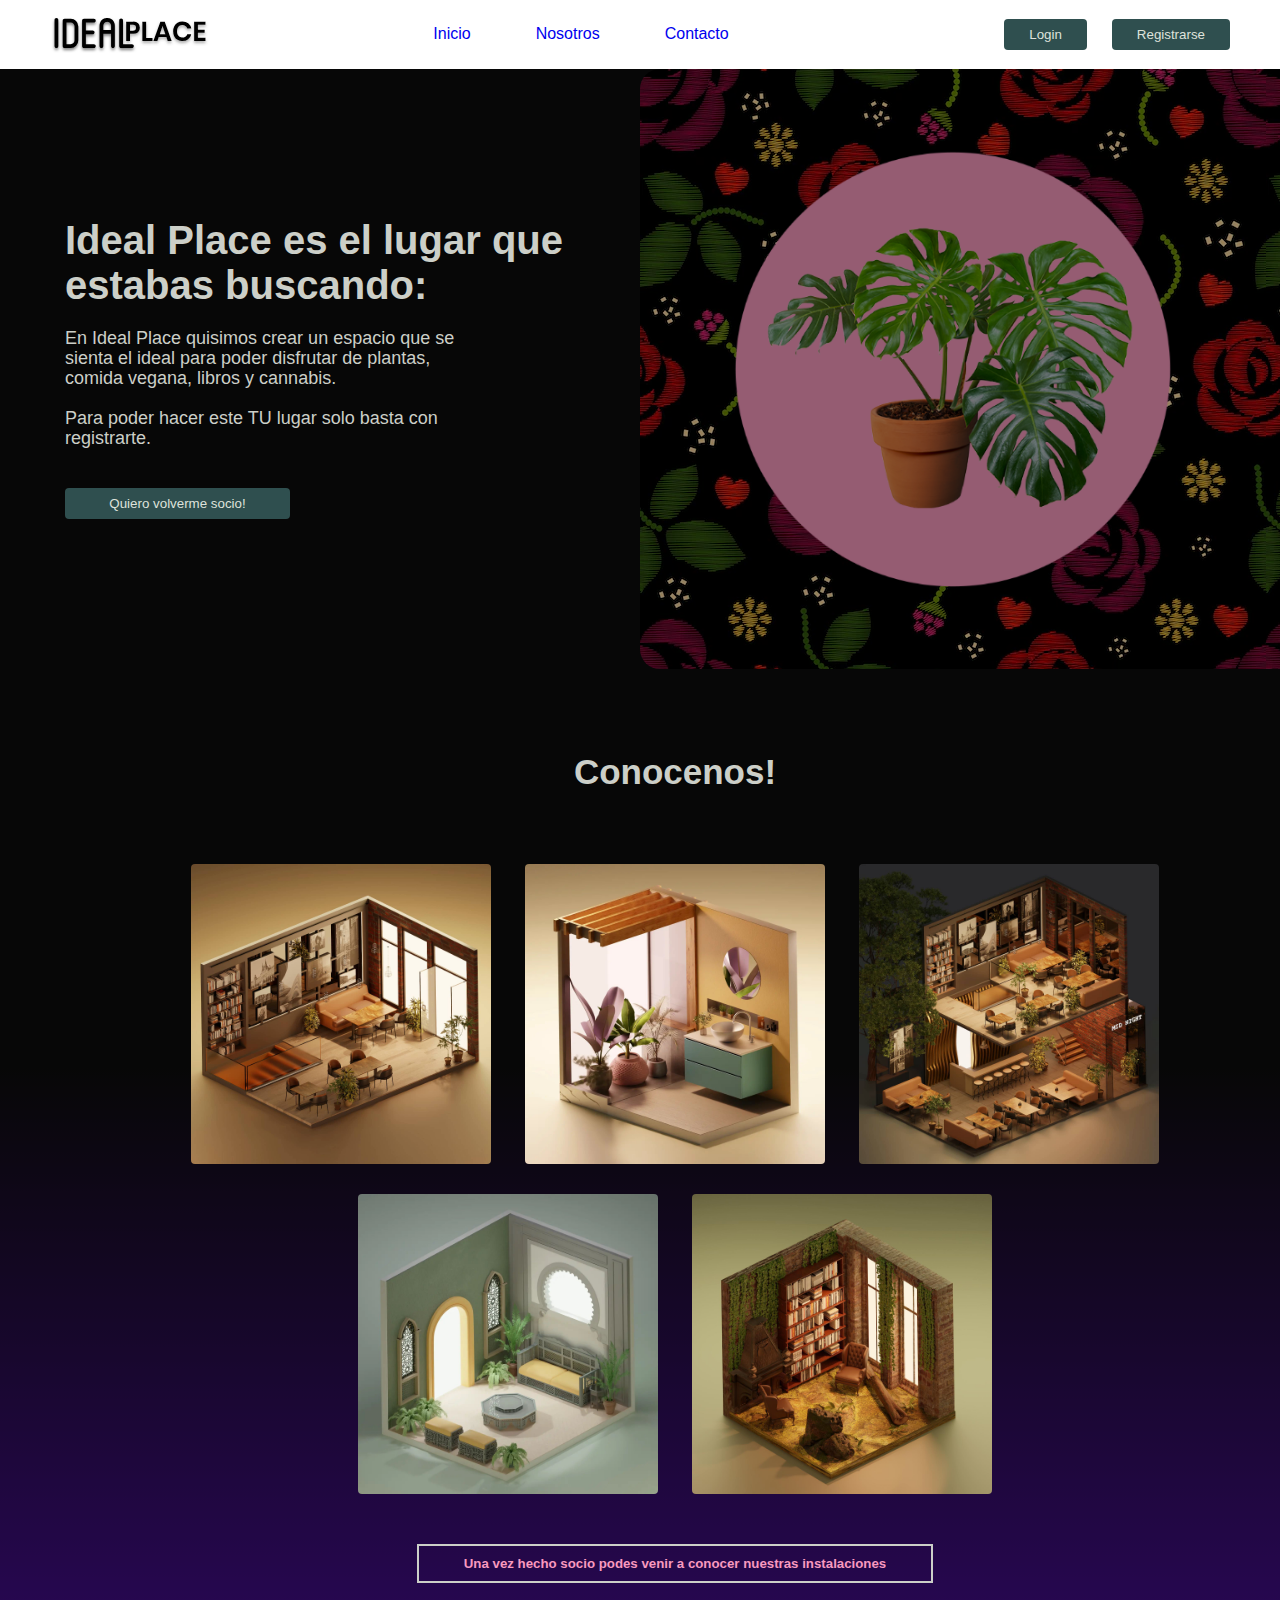
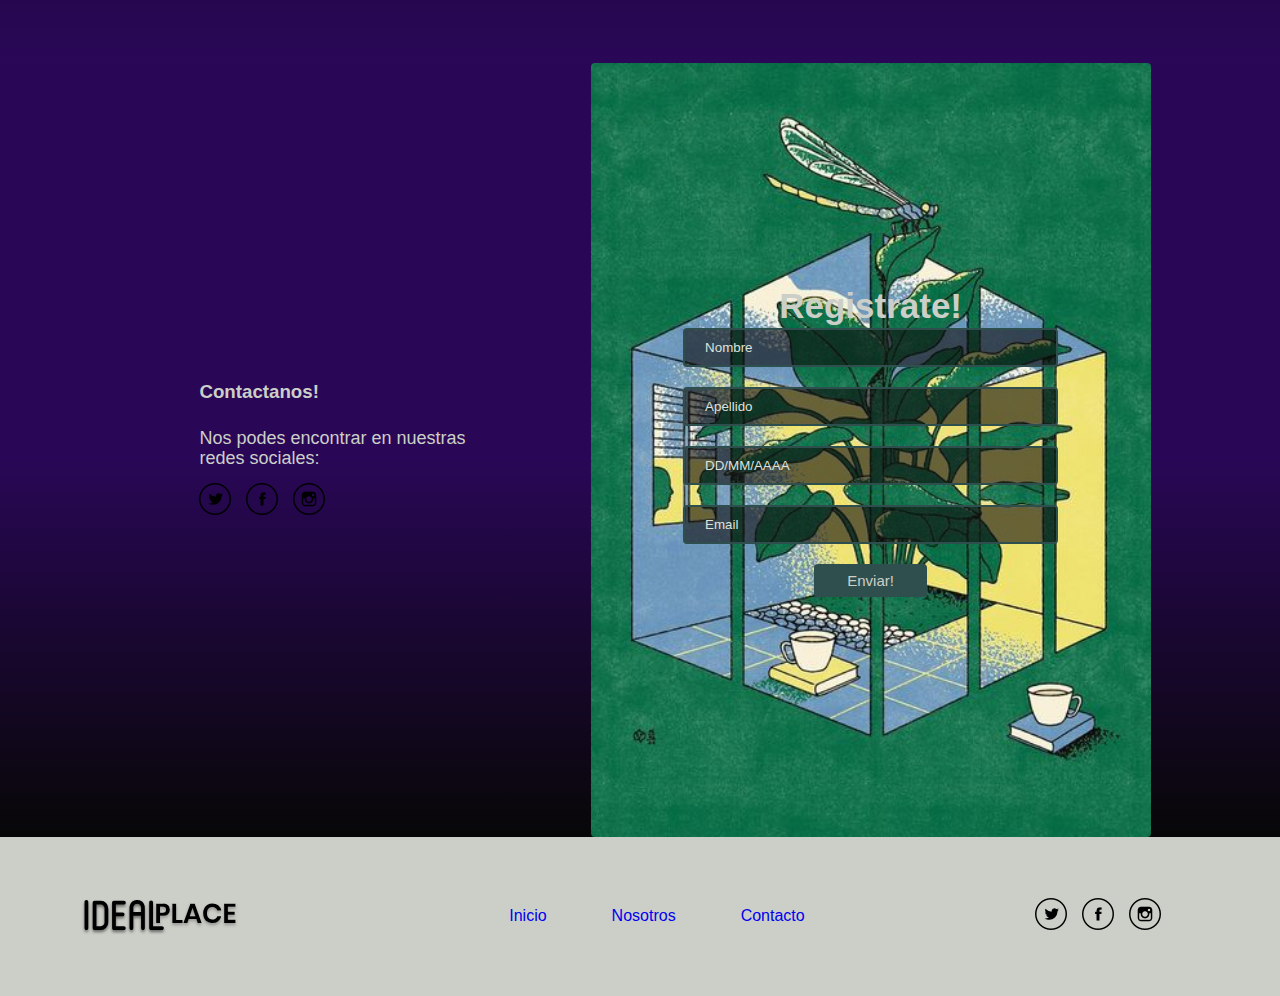
<file: Integrador/index.html>
<!DOCTYPE html>
<html lang="en">
<head>
    <meta charset="UTF-8">
    <meta http-equiv="X-UA-Compatible" content="IE=edge">
    <meta name="viewport" content="width=device-width, initial-scale=1.0">
    <title>Document</title>
    <link rel="stylesheet" href="assets/css/style.css">
</head>
<body>
    <header class="header">
        <div class="div-header">
            <div class="div-btn-header">
                <img src="assets/imgs/logo.svg" alt="">
            </div>
            <div class="menu-header">
                <ul class="lista-menu">
                    <a href="#sec-inicio"><li>Inicio</li></a>
                    <a href="#sec-nosotros"><li>Nosotros</li></a>
                    <a href="#sec-registro"><li>Contacto</li></a>
                </ul>
            </div>
            <div class="div-login">
                <a href="assets/paginas/login/index.html"><button>Login</button></a>
                <a href="#sec-registro"><button>Registrarse</button></a>
            </div>
            <div class="div1-menu-hamburguesa">
                <nav class="menu-hamburguesa">
                    <input type="checkbox" id="menu">
                    <label for="menu">
                        <div class="div-menu-hamburguesa"></div>
                        <div class="div-menu-hamburguesa"></div>
                        <div class="div-menu-hamburguesa"></div>
                    </label>
                    <ul>
                        <li>Link 1</li>
                        <li>Link 2</li>
                        <li>Link 3</li>
                        <li>Link 4</li>
                    </ul>
                </nav>
            </div>

        </div>
    </header>


    <section class="portada">
        <div class="div-portada">
            <div class="portada-txt">
                <h1>Ideal Place es el lugar que estabas buscando:</h1>
                <h4>En Ideal Place quisimos crear un espacio que se sienta el ideal para poder disfrutar de plantas, comida vegana, libros y cannabis.</h4>
                <h4>Para poder hacer este TU lugar solo basta con registrarte.</h4>
                <button>Quiero volverme socio!</button>
            </div>
            <div class="portada-img">
                <img src="assets/imgs/img-portada-div2.png" alt="">
            </div>
        </div>
    </section>

    <section class="sec-imgs" id="sec-nosotros">
        <div class="div-imgs">
            <div class="titulo-div-imgs"><h2>Conocenos!</h2></div>
            <div class="div-tarjetas">
                <div class="tjs-info">
                    <img src="assets/imgs/img3-sec-imgs.jpg" alt="">
                </div>
                <div class="tjs-info">
                    <img src="assets/imgs/img2-sec-imgs.jpg" alt="">
                </div>
                <div class="tjs-info">
                    <img src="assets/imgs/img1-sec-imgs.jpg" alt="">
                </div>
                <div class="tjs-info">
                    <img src="assets/imgs/img4-sec-imgs.jpg" alt="">
                </div>
                <div class="tjs-info">
                    <img src="assets/imgs/img5-sec-imgs.jpg" alt="">
                </div>
            </div>
            <div class="subtitulo-div-imgs"><h5>Una vez hecho socio podes venir a conocer nuestras instalaciones</h5></div>
        </div>
    </section>
    <section class="sec-contacto" id="sec-registro">
        <div class="div-contacto">
            <div class="div-info-contacto">
                <h3>Contactanos!</h3>
                <h4>Nos podes encontrar en nuestras redes sociales:</h4>
                <div class="div-redes">
                    <a href="#" target="_blank"><img src="assets/imgs/twitter.png" alt=""></a>
                    <a href="#" target="_blank"><img src="assets/imgs/facebook (1).png" alt=""></a>
                    <a href="#" target="_blank"><img src="assets/imgs/instagram.png" alt=""></a>
                </div>
            </div>
            <div class="div-form">
                <h2>Registrate!</h2>
                <form action="" autocomplete="off">
                    <div>
                        <label for="nombre">Nombre:</label>
                        <input autocomplete="off" id="nombre" type="text" name="nombre" placeholder="Nombre" autocomplete="off">
                    </div>
                    <div>
                        <label for="apellido">Apellido:</label>
                        <input autocomplete="off" id="apellido" type="text" name="apellido" placeholder="Apellido" autocomplete="off"> 
                    </div>
                    <div>
                        <label for="edad">Fecha de nacimiento:</label>
                        <input autocomplete="off" id="edad" type="text" name="edad" placeholder="DD/MM/AAAA" autocomplete="off">
                    </div> 
                    <div>
                        <label for="email">Email:</label>
                        <input id="email" type="email" name="email" placeholder="Email" autocomplete="off"> 
                    </div>
                    <div class="div-btn-form">
                        <input type="submit" value="Enviar!">
                    </div>
                </form>
                <div class="div-info-contacto-mobile">
                    <h3>Contactanos!</h3>
                    <h4>Nos podes encontrar en nuestras redes sociales:</h4>
                    <div class="div-redes">
                        <a href="#" target="_blank"><img src="assets/imgs/twitter.png" alt=""></a>
                        <a href="#" target="_blank"><img src="assets/imgs/facebook (1).png" alt=""></a>
                        <a href="#" target="_blank"><img src="assets/imgs/instagram.png" alt=""></a>
                    </div>
                </div>
            </div>
        </div>
    </section>

    <footer class="footer">
        <div class="div-footer">
            <div class="div-btn-footer">
                <img src="assets/imgs/logo.svg" alt="">
            </div>
            <div class="menu-footer">
                <ul class="lista-menu-footer">
                    <a href="#sec-inicio"><li>Inicio</li></a>
                    <a href="#sec-nosotros"><li>Nosotros</li></a>
                    <a href="#sec-registro"><li>Contacto</li></a>
                </ul>
            </div>
            <div class="redes-footer">
                <a href="#" target="_blank"><img src="assets/imgs/twitter.png" alt=""></a>
                <a href="#" target="_blank"><img src="assets/imgs/facebook (1).png" alt=""></a>
                <a href="#" target="_blank"><img src="assets/imgs/instagram.png" alt=""></a>
            </div>
        </div>

    </footer>
</body>
</html>
</file>
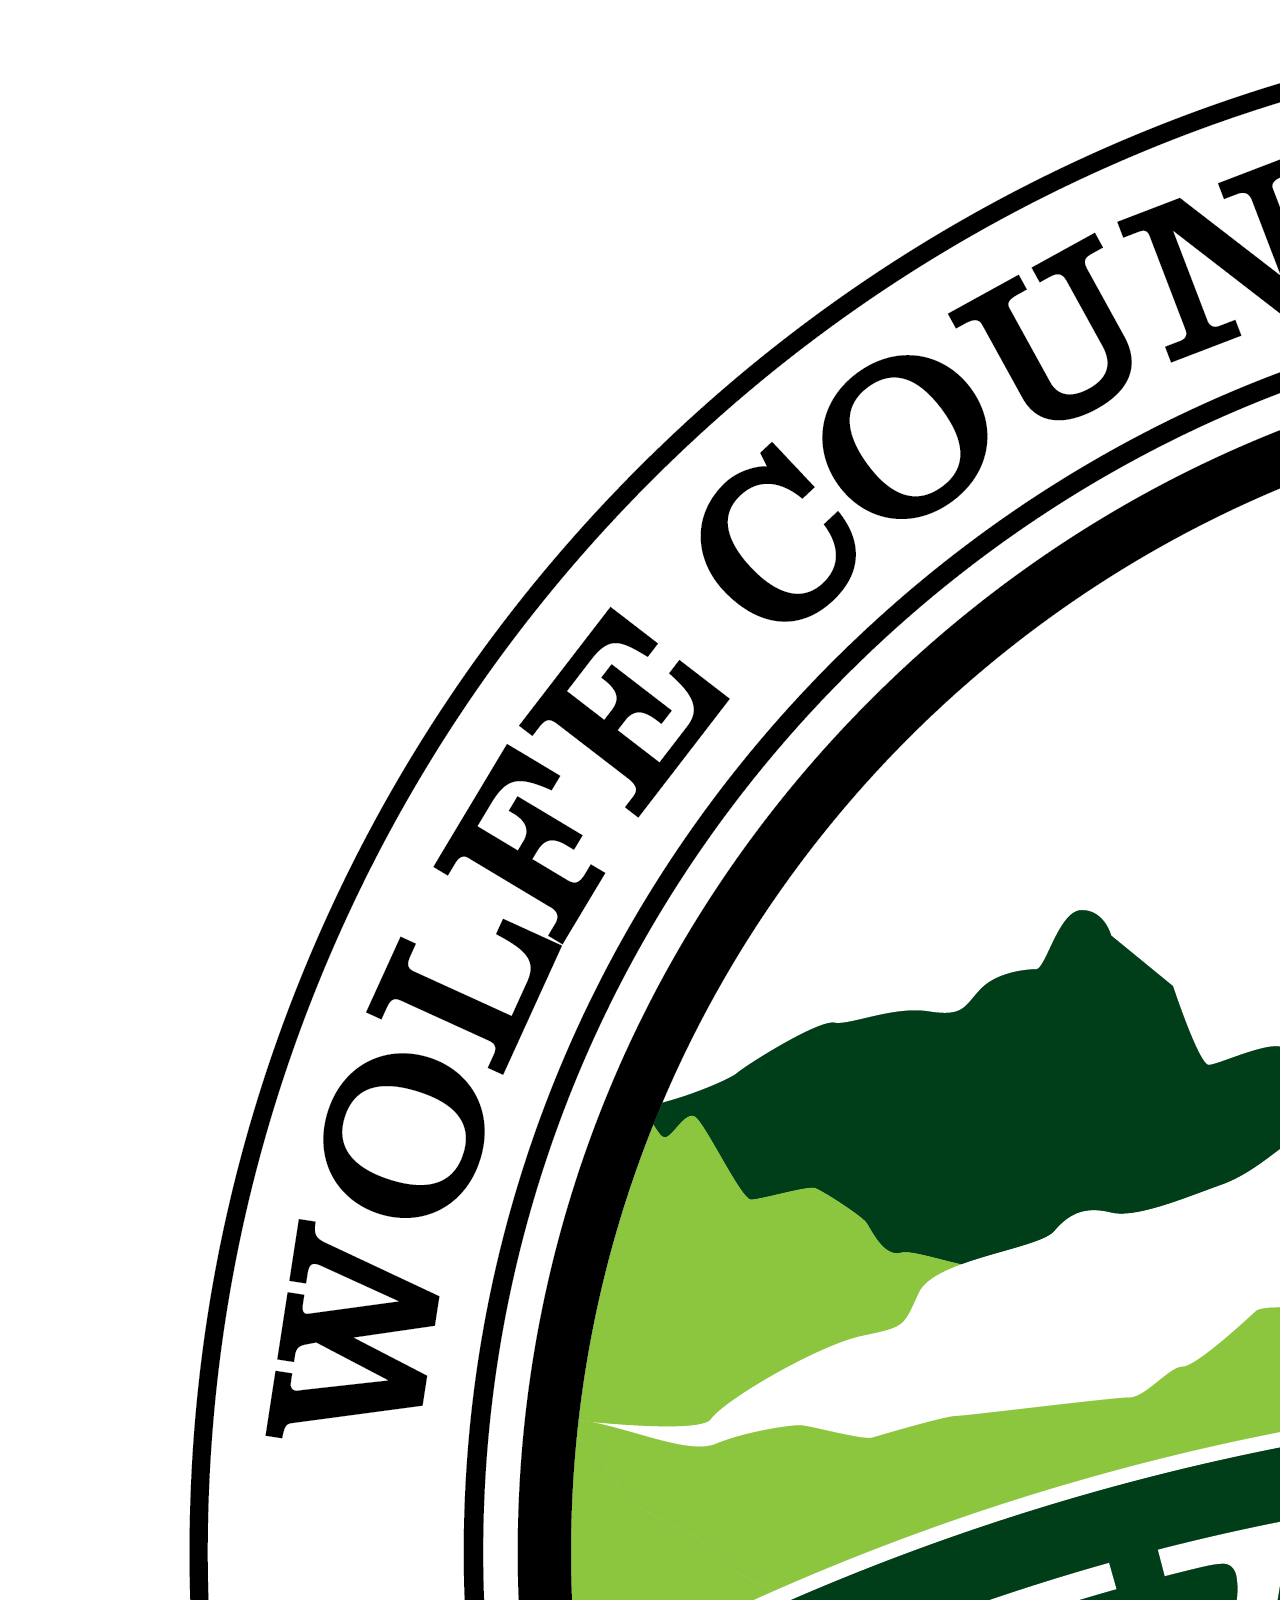
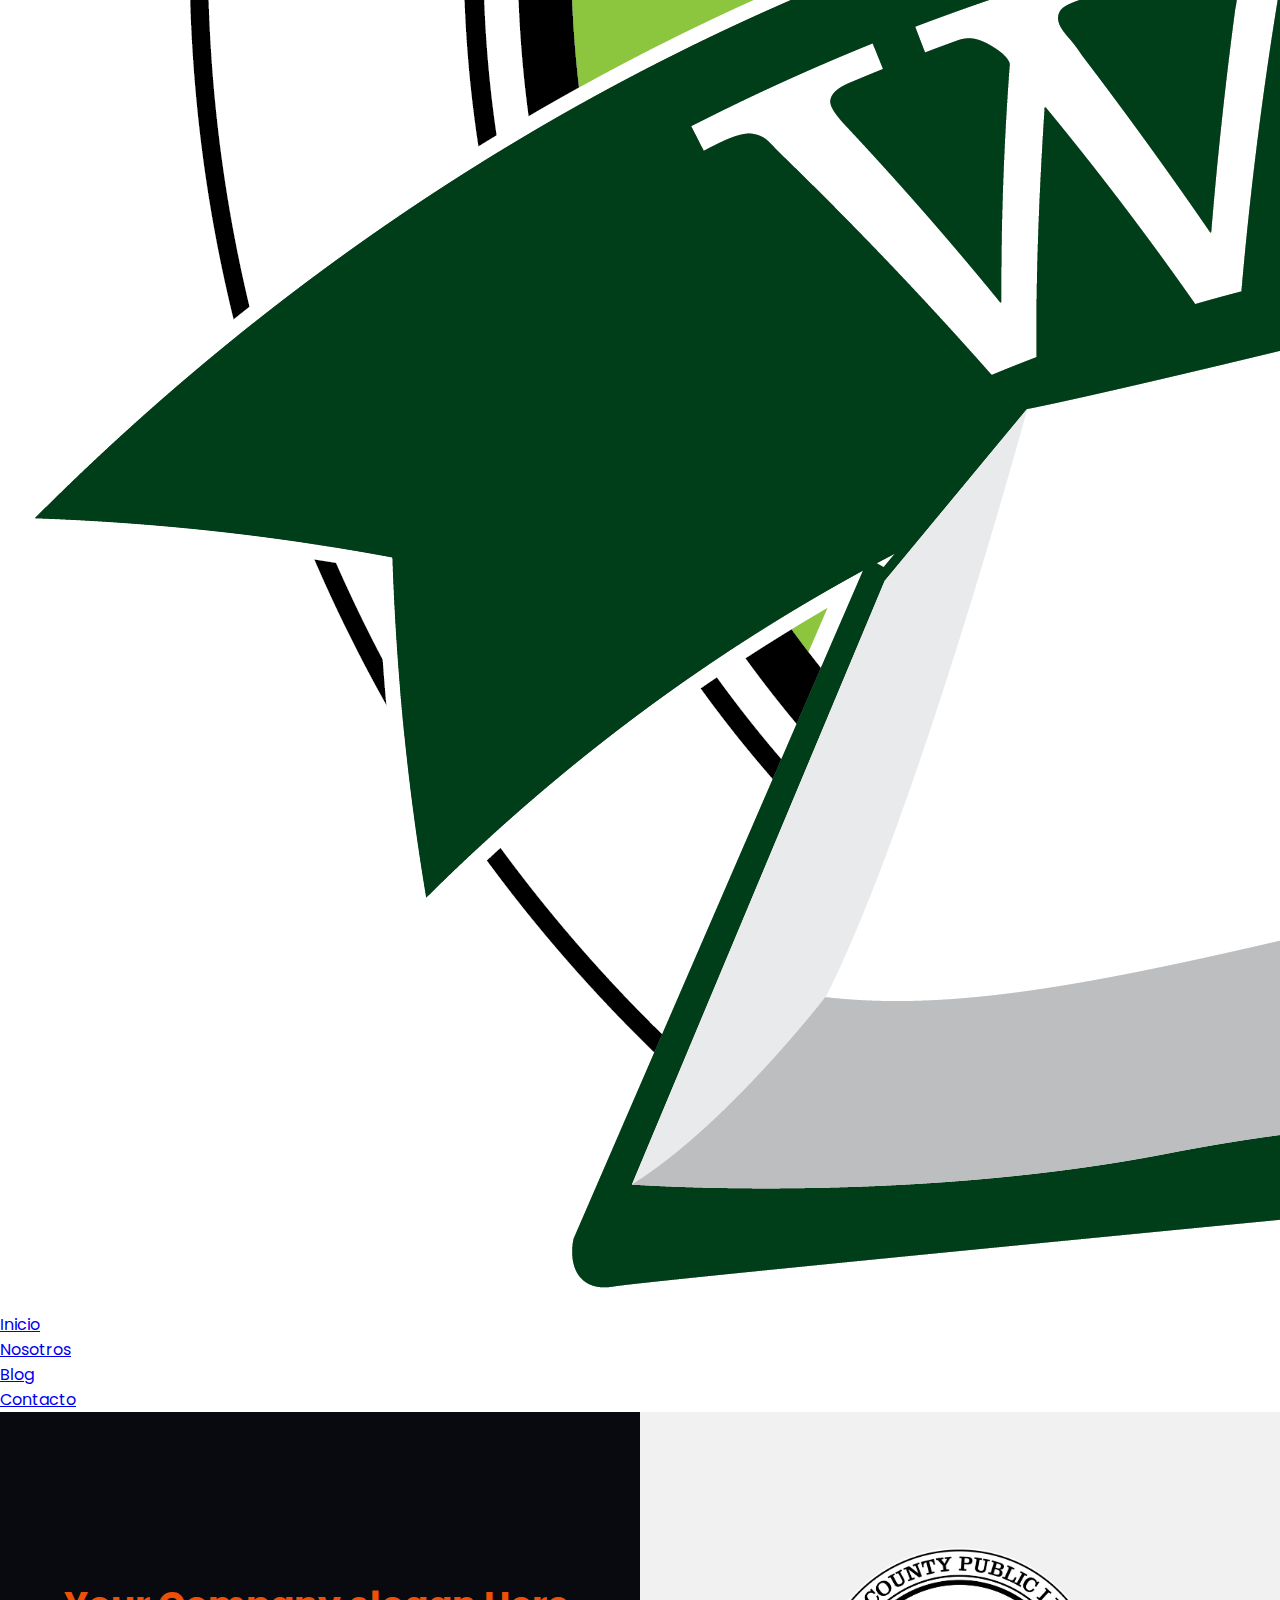
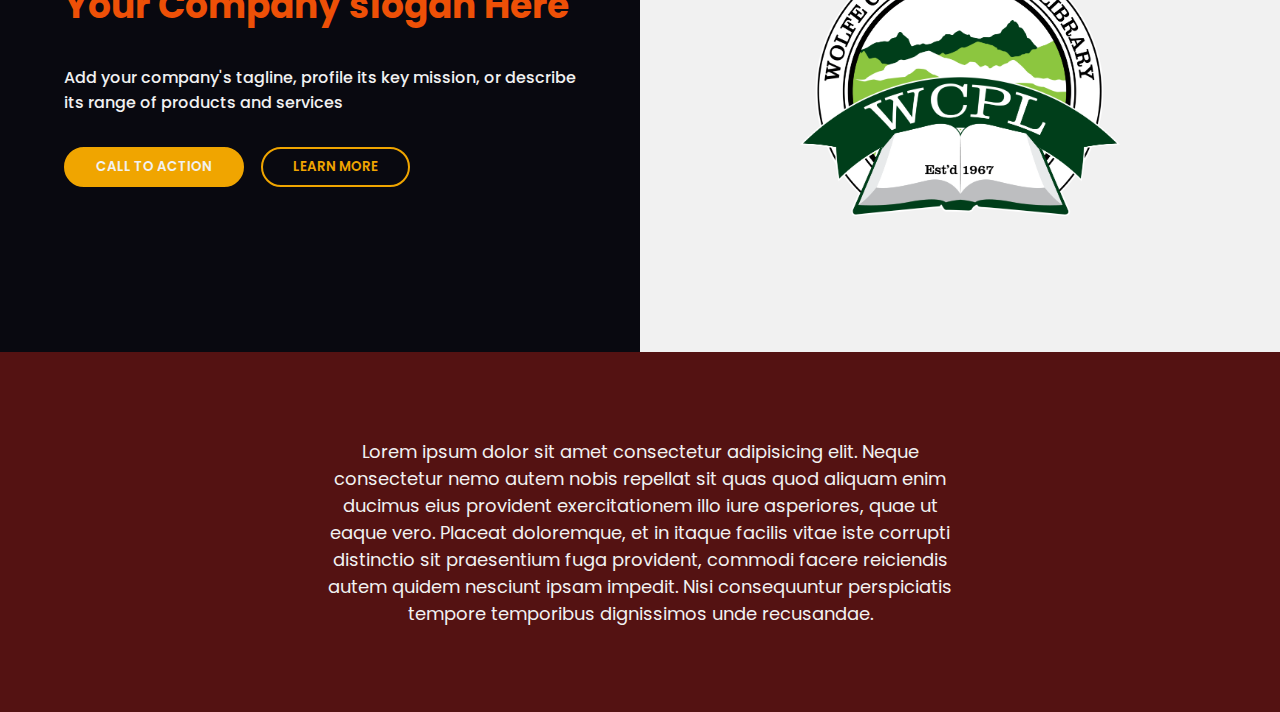
<file: Tarea 3/index.html>
<!DOCTYPE html>
<html lang="en">
<head>
    <meta charset="UTF-8">
    <meta http-equiv="X-UA-Compatible" content="IE=edge">
    <meta name="viewport" content="width=device-width, initial-scale=1.0">
    <title>Hero</title>
    <link rel="stylesheet" href="style.css">
    <link href="https://fonts.googleapis.com/css2?family=Poppins:wght@400;500;600;700&display=swap" rel="stylesheet">
</head>
<body>
    <nav class="header">
        <div class="logo">
            <img class="img-logo" src="Wolfe-Co-Library-Logo.png" alt="">
        </div>
        <div class="nav-menu">
            <ul class="lista">
                <li><a href="#">Inicio</a></li>
                <li><a href="#">Nosotros</a></li>
                <li><a href="#">Blog</a></li>
                <li><a href="#">Contacto</a></li>
            </ul>
        </div>
    </nav>
    <section class="seccion-1">
        <div class="div-texto">
            <img class="img-logo-mob" src="Wolfe-Co-Library-Logo.png" alt="">
            <h1 class="titulo-hero">Your Company slogan Here</h1>
            <p class="p-hero">Add your company's tagline, profile its key mission, or describe its range of products and services</p>
            <div>
                <button class="btn-1" href="#">Call to action</button>
                <button class="btn-2" href="#">Learn more</button>
            </div>
        </div>
        <div class="div-img">
            <img class="img-logo" src="Wolfe-Co-Library-Logo.png" alt="">
        </div>
    </section>
    <section class="seccion-2">
        <div class="div-principal-sec2">
            <p>Lorem ipsum dolor sit amet consectetur adipisicing elit. Neque consectetur nemo autem nobis repellat sit quas quod aliquam enim ducimus eius provident exercitationem illo iure asperiores, quae ut eaque vero.
            Placeat doloremque, et in itaque facilis vitae iste corrupti distinctio sit praesentium fuga provident, commodi facere reiciendis autem quidem nesciunt ipsam impedit. Nisi consequuntur perspiciatis tempore temporibus dignissimos unde recusandae.</p>
        </div>
    </section>
</body>
</html>
</file>
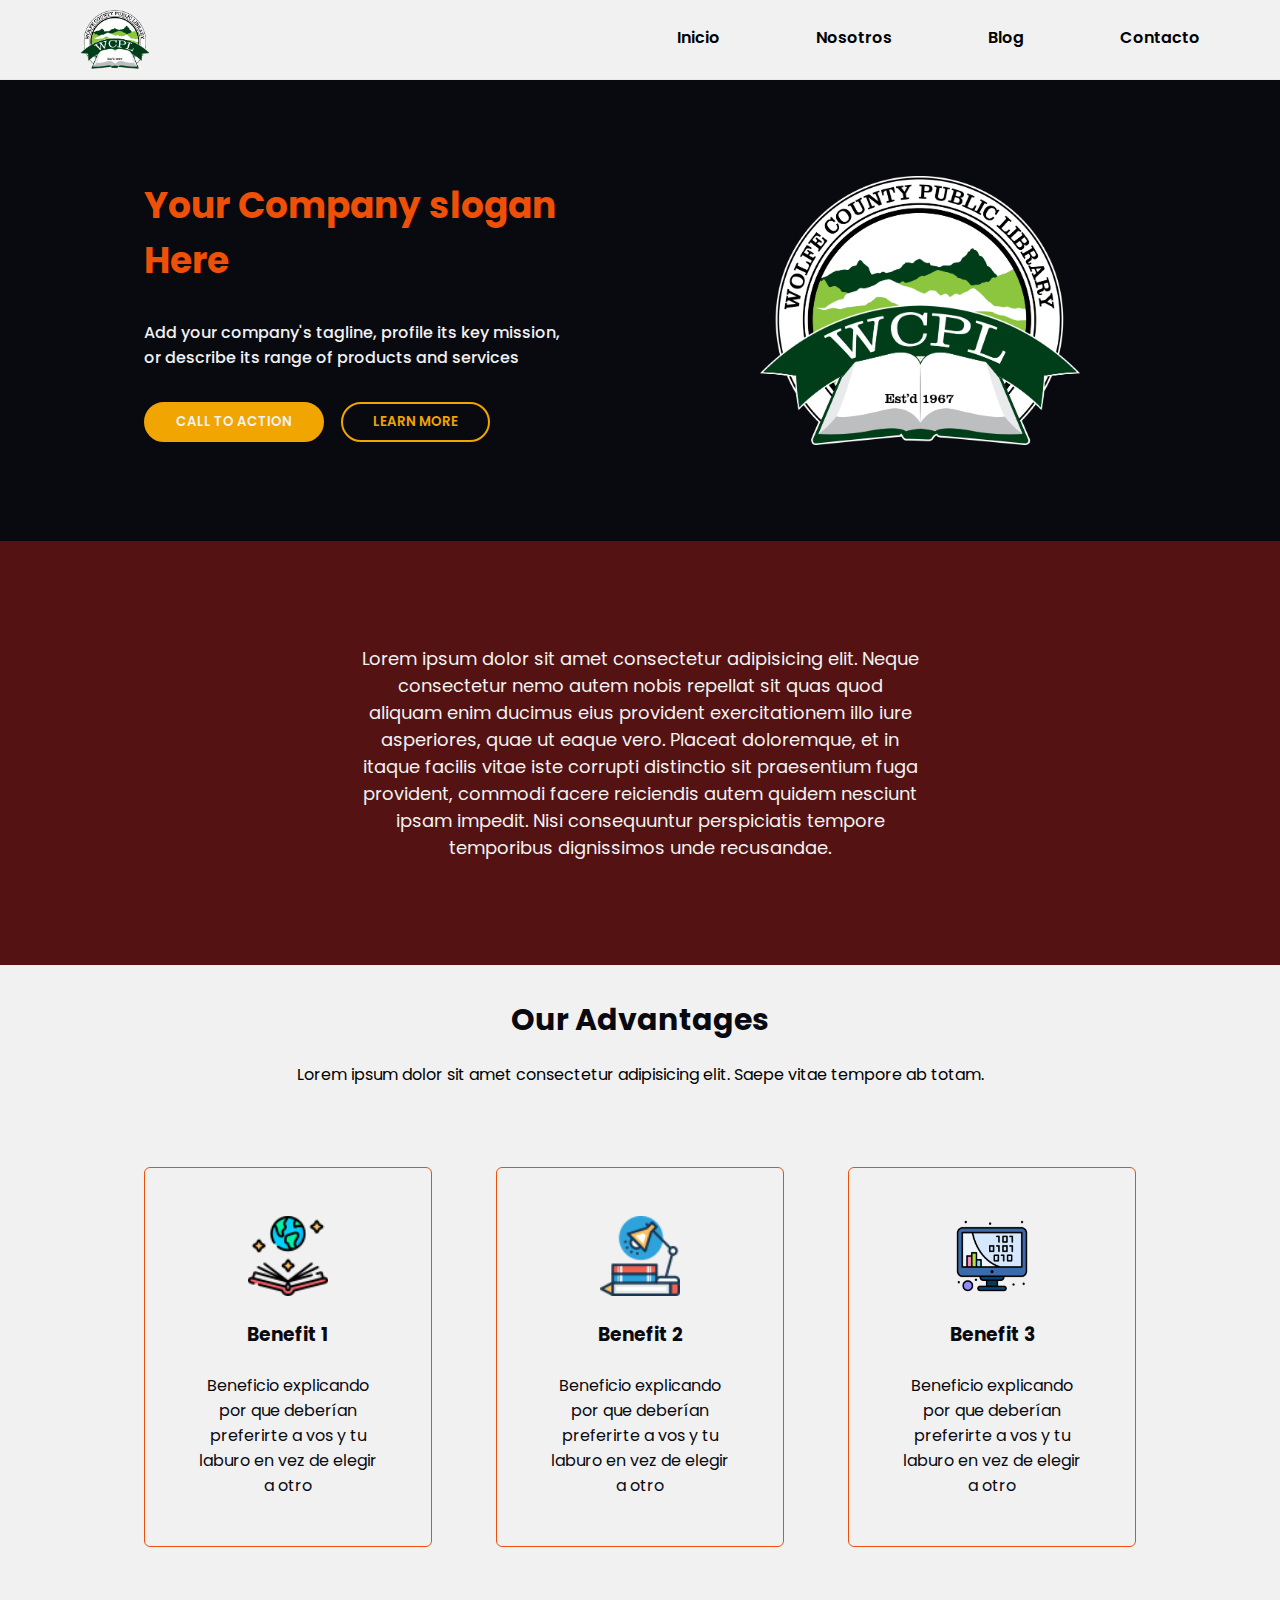
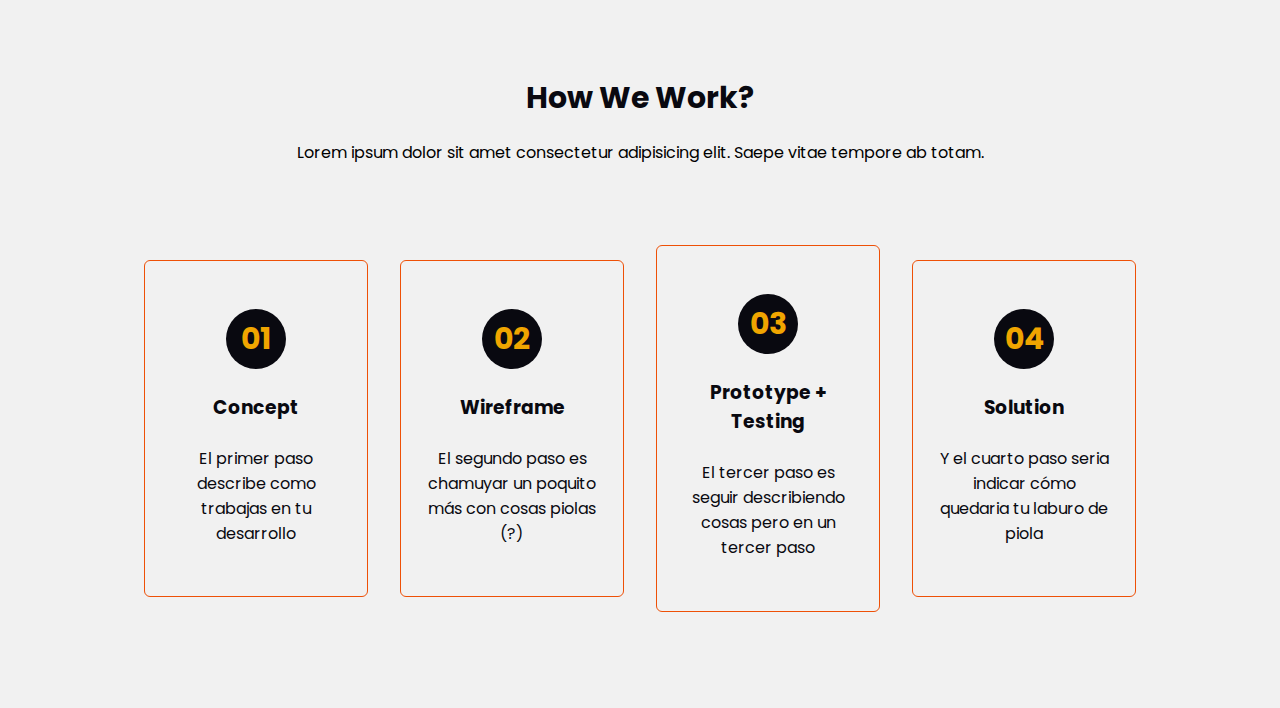
<file: Tarea 4/index.html>
<!DOCTYPE html>
<html lang="en">
<head>
    <meta charset="UTF-8">
    <meta http-equiv="X-UA-Compatible" content="IE=edge">
    <meta name="viewport" content="width=device-width, initial-scale=1.0">
    <title>Hero</title>
    <link rel="stylesheet" href="style.css">
    <link href="https://fonts.googleapis.com/css2?family=Poppins:wght@400;500;600;700&display=swap" rel="stylesheet">
</head>
<body>

    <!-- Header -->
    <nav class="header">
        <div class="logo">
            <img class="img-logo" src="Wolfe-Co-Library-Logo.png" alt="">
        </div>
        <div class="nav-menu">
            <ul class="lista">
                <li><a href="#">Inicio</a></li>
                <li><a href="#">Nosotros</a></li>
                <li><a href="#">Blog</a></li>
                <li><a href="#">Contacto</a></li>
            </ul>
        </div>
    </nav>

    <!-- Seccion 1 y 2-->
    <section class="seccion-1">
        <div class="div-texto">
            <img class="img-logo-mob" src="Wolfe-Co-Library-Logo.png" alt="">
            <h1 class="titulo-hero">Your Company slogan Here</h1>
            <p class="p-hero">Add your company's tagline, profile its key mission, or describe its range of products and services</p>
            <div>
                <button class="btn-1" href="#">Call to action</button>
                <button class="btn-2" href="#">Learn more</button>
            </div>
        </div>
        <div class="div-img">
            <img class="img-logo" src="Wolfe-Co-Library-Logo.png" alt="">
        </div>
    </section>
    <section class="seccion-2">
        <div class="div-principal-sec2">
            <p>Lorem ipsum dolor sit amet consectetur adipisicing elit. Neque consectetur nemo autem nobis repellat sit quas quod aliquam enim ducimus eius provident exercitationem illo iure asperiores, quae ut eaque vero.
            Placeat doloremque, et in itaque facilis vitae iste corrupti distinctio sit praesentium fuga provident, commodi facere reiciendis autem quidem nesciunt ipsam impedit. Nisi consequuntur perspiciatis tempore temporibus dignissimos unde recusandae.</p>
        </div>
    </section>

    <!-- Seccion 3 -->
    <section class="seccion-3">
        <div class="div1-sec3">
            <h2>Our Advantages</h2>
            <p>Lorem ipsum dolor sit amet consectetur adipisicing elit. Saepe vitae tempore ab totam.</p>
        </div>
        <div class="div2-sec3">
            <div class="tarjetas">
                <img src="Img1-sec3.png" alt="">
                <h3>Benefit 1</h3>
                <p>Beneficio explicando por que deberían preferirte a vos y tu laburo en vez de elegir a otro</p>
            </div>
            <div class="tarjetas">
                <img src="Img2-sec3.png" alt="">
                <h3>Benefit 2</h3>
                <p>Beneficio explicando por que deberían preferirte a vos y tu laburo en vez de elegir a otro</p>
            </div>
            <div class="tarjetas">
                <img src="Img3-sec3.png" alt="">
                <h3>Benefit 3</h3>
                <p>Beneficio explicando por que deberían preferirte a vos y tu laburo en vez de elegir a otro</p>
            </div>
        </div>
    </section>

    <!-- Seccion 4 -->
    <section class="seccion-4">
        <div class="div1-sec4">
            <h2>How We Work?</h2>
            <p>Lorem ipsum dolor sit amet consectetur adipisicing elit. Saepe vitae tempore ab totam.</p>
        </div>
        <div class="div2-sec4">
            <div class="tarjetas-sec4">
                <span class="circulo"><h2>01</h2></span>
                <h3>Concept</h3>
                <p>El primer paso describe como trabajas en tu desarrollo</p>
            </div>
            <div class="tarjetas-sec4">
                <span class="circulo"><h2>02</h2></span>
                <h3>Wireframe</h3>
                <p>El segundo paso es chamuyar un poquito más con cosas piolas (?)</p>
            </div>
            <div class="tarjetas-sec4">
                <span class="circulo"><h2>03</h2></span>
                <h3>Prototype + Testing</h3>
                <p>El tercer paso es seguir describiendo cosas pero en un tercer paso</p>
            </div>
            <div class="tarjetas-sec4">
                <span class="circulo"><h2>04</h2></span>
                <h3>Solution</h3>
                <p>Y el cuarto paso seria indicar cómo quedaria tu laburo de piola</p>
            </div>
        </div>
    </section>
</body>
</html>
</file>
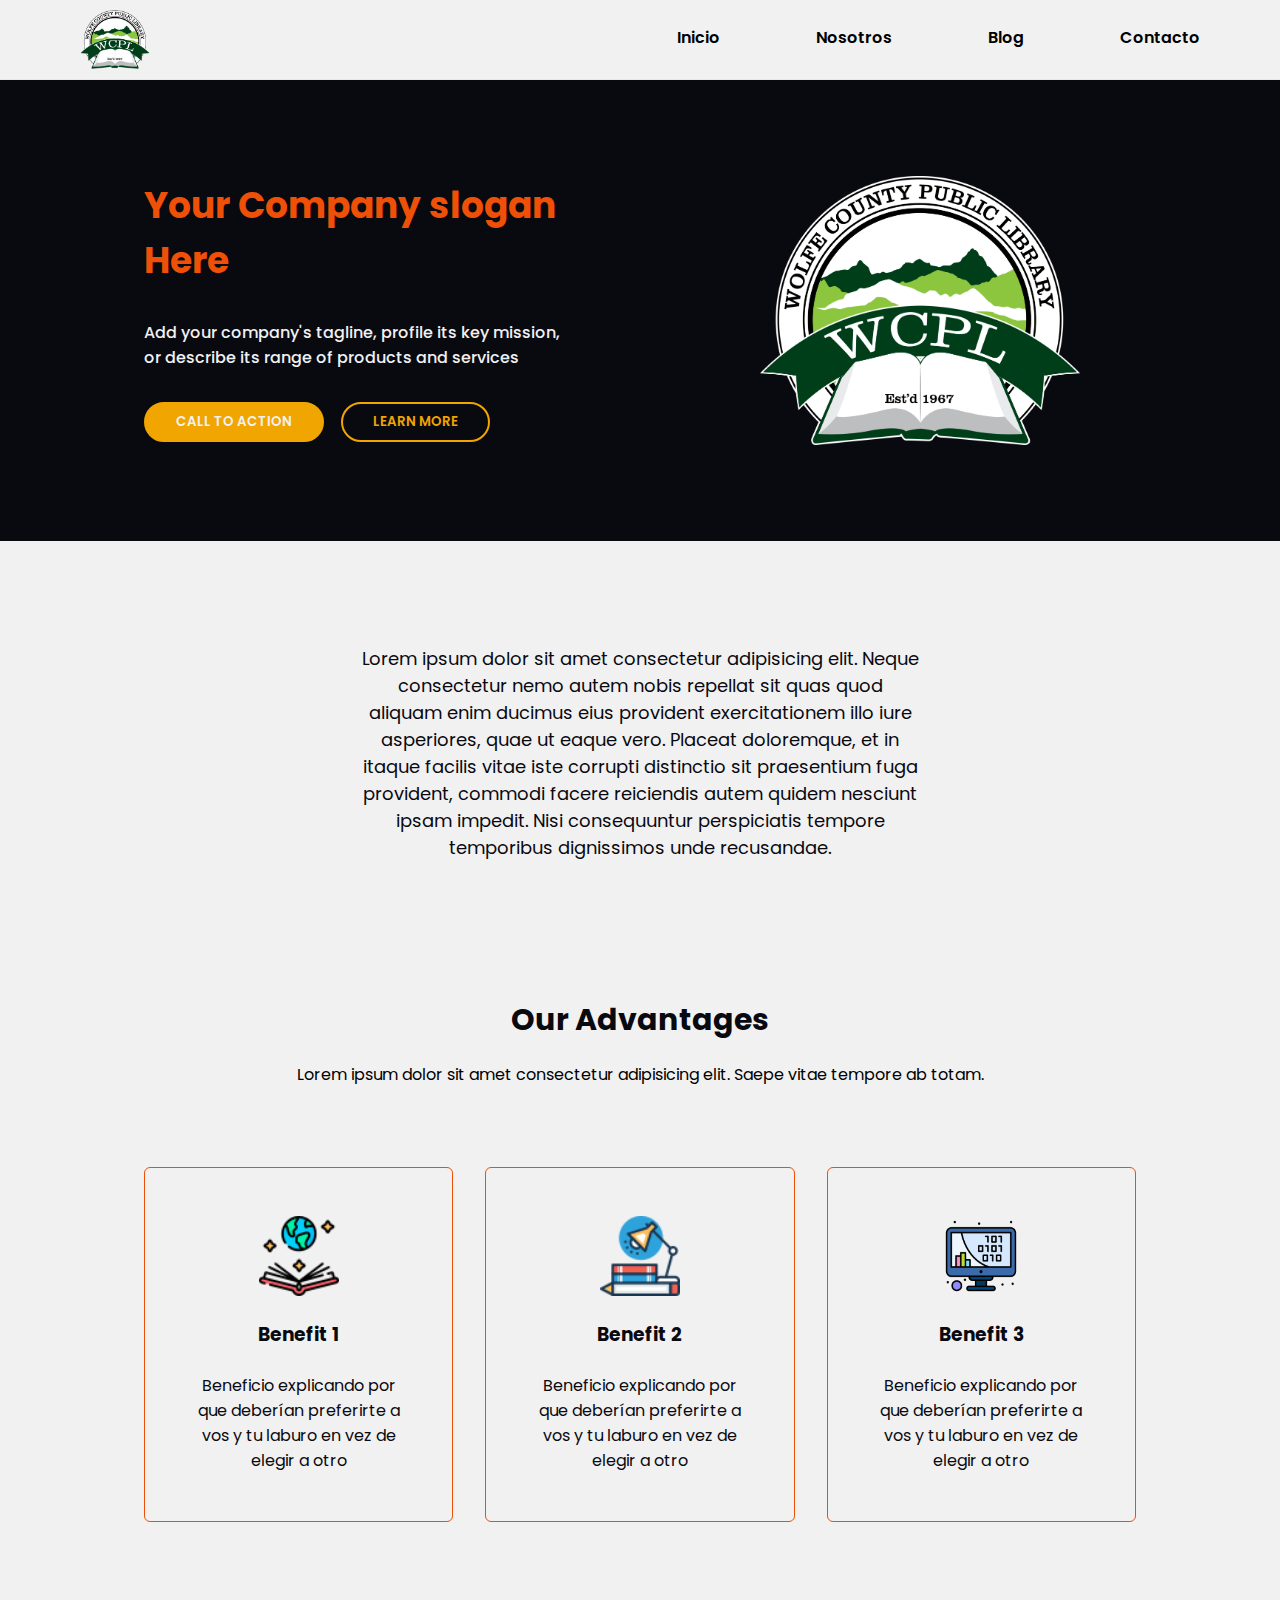
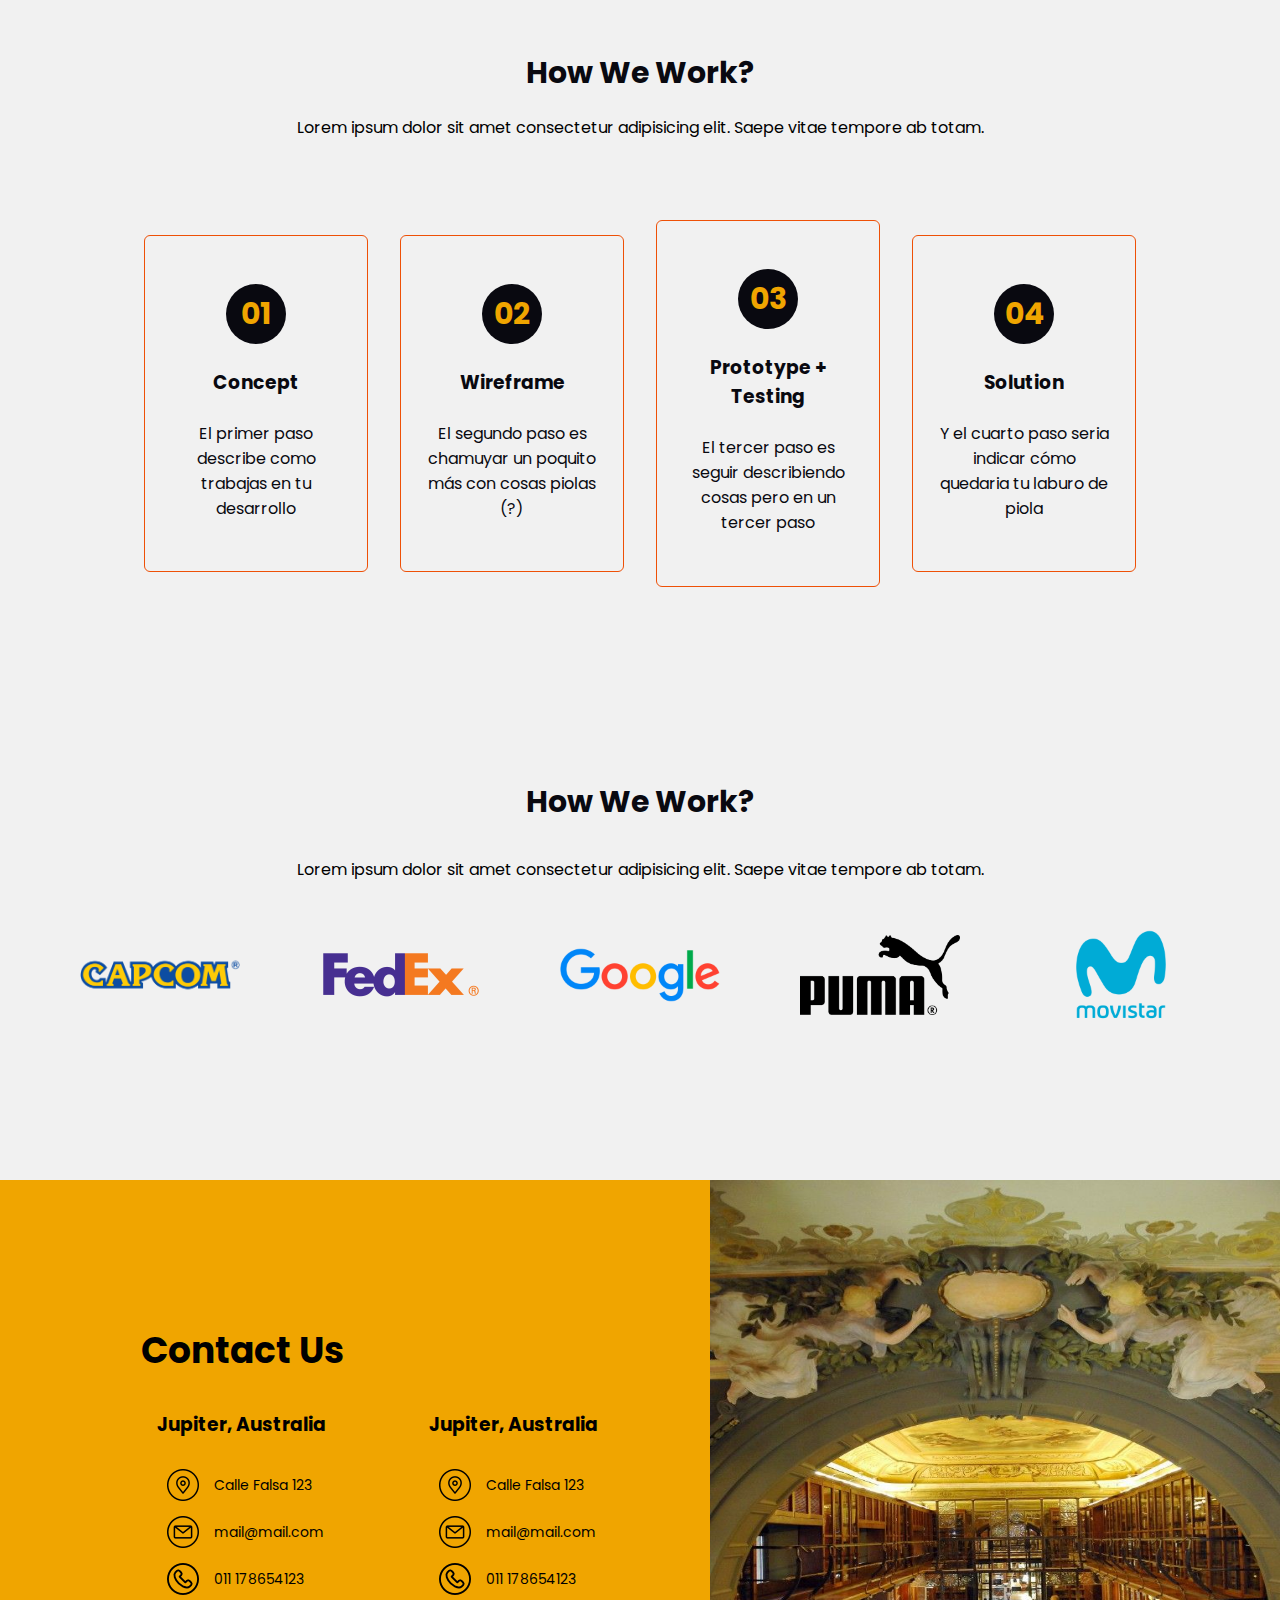
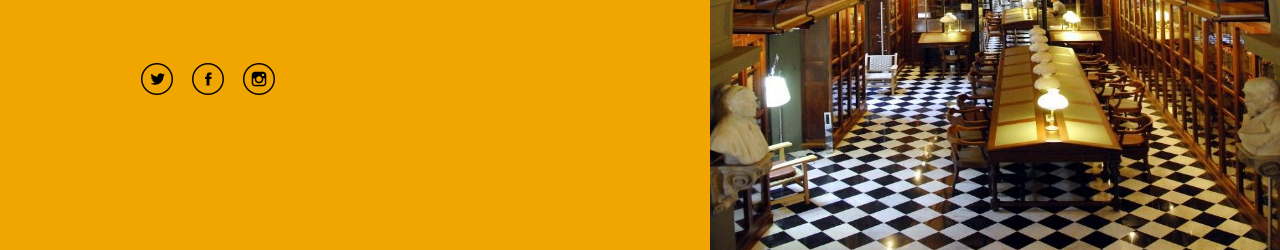
<file: Tarea 5/index.html>
<!DOCTYPE html>
<html lang="en">
<head>
    <meta charset="UTF-8">
    <meta http-equiv="X-UA-Compatible" content="IE=edge">
    <meta name="viewport" content="width=device-width, initial-scale=1.0">
    <title>Hero</title>
    <link rel="stylesheet" href="style.css">
    <link href="https://fonts.googleapis.com/css2?family=Poppins:wght@400;500;600;700&display=swap" rel="stylesheet">
</head>
<body>

    <!-- Header -->
    <nav class="header">
        <div class="logo">
            <img class="img-logo" src="Wolfe-Co-Library-Logo.png" alt="">
        </div>
        <div class="nav-menu">
            <ul class="lista">
                <li><a href="#">Inicio</a></li>
                <li><a href="#">Nosotros</a></li>
                <li><a href="#">Blog</a></li>
                <li><a href="#">Contacto</a></li>
            </ul>
        </div>
    </nav>

    <!-- Seccion 1 y 2-->
    <section class="seccion-1">
        <div class="div-texto">
            <img class="img-logo-mob" src="Wolfe-Co-Library-Logo.png" alt="">
            <h1 class="titulo-hero">Your Company slogan Here</h1>
            <p class="p-hero">Add your company's tagline, profile its key mission, or describe its range of products and services</p>
            <div>
                <button class="btn-1" href="#">Call to action</button>
                <button class="btn-2" href="#">Learn more</button>
            </div>
        </div>
        <div class="div-img">
            <img class="img-logo" src="Wolfe-Co-Library-Logo.png" alt="">
        </div>
    </section>
    <section class="seccion-2">
        <div class="div-principal-sec2">
            <p>Lorem ipsum dolor sit amet consectetur adipisicing elit. Neque consectetur nemo autem nobis repellat sit quas quod aliquam enim ducimus eius provident exercitationem illo iure asperiores, quae ut eaque vero.
            Placeat doloremque, et in itaque facilis vitae iste corrupti distinctio sit praesentium fuga provident, commodi facere reiciendis autem quidem nesciunt ipsam impedit. Nisi consequuntur perspiciatis tempore temporibus dignissimos unde recusandae.</p>
        </div>
    </section>

    <!-- Seccion 3 -->
    <section class="seccion-3">
        <div class="div1-sec3">
            <h2>Our Advantages</h2>
            <p>Lorem ipsum dolor sit amet consectetur adipisicing elit. Saepe vitae tempore ab totam.</p>
        </div>
        <div class="div2-sec3">
            <div class="tarjetas">
                <img src="Img1-sec3.png" alt="">
                <h3>Benefit 1</h3>
                <p>Beneficio explicando por que deberían preferirte a vos y tu laburo en vez de elegir a otro</p>
            </div>
            <div class="tarjetas">
                <img src="Img2-sec3.png" alt="">
                <h3>Benefit 2</h3>
                <p>Beneficio explicando por que deberían preferirte a vos y tu laburo en vez de elegir a otro</p>
            </div>
            <div class="tarjetas">
                <img src="Img3-sec3.png" alt="">
                <h3>Benefit 3</h3>
                <p>Beneficio explicando por que deberían preferirte a vos y tu laburo en vez de elegir a otro</p>
            </div>
        </div>
    </section>

    <!-- Seccion 4 -->
    <section class="seccion-4">
        <div class="div1-sec4">
            <h2>How We Work?</h2>
            <p>Lorem ipsum dolor sit amet consectetur adipisicing elit. Saepe vitae tempore ab totam.</p>
        </div>
        <div class="div2-sec4">
            <div class="tarjetas-sec4">
                <span class="circulo"><h2>01</h2></span>
                <h3>Concept</h3>
                <p>El primer paso describe como trabajas en tu desarrollo</p>
            </div>
            <div class="tarjetas-sec4">
                <span class="circulo"><h2>02</h2></span>
                <h3>Wireframe</h3>
                <p>El segundo paso es chamuyar un poquito más con cosas piolas (?)</p>
            </div>
            <div class="tarjetas-sec4">
                <span class="circulo"><h2>03</h2></span>
                <h3>Prototype + Testing</h3>
                <p>El tercer paso es seguir describiendo cosas pero en un tercer paso</p>
            </div>
            <div class="tarjetas-sec4">
                <span class="circulo"><h2>04</h2></span>
                <h3>Solution</h3>
                <p>Y el cuarto paso seria indicar cómo quedaria tu laburo de piola</p>
            </div>
        </div>
    </section>

        <!-- Seccion 5 -->
        <section class="seccion-5">
            <div class="div1-sec5">
                <h2>How We Work?</h2>
                <p>Lorem ipsum dolor sit amet consectetur adipisicing elit. Saepe vitae tempore ab totam.</p>
                <div class="div-imgs-sec5">
                    <img src="Capcom-Logo.png" alt="">
                    <img src="FedEx-logo.png" alt="">
                    <img src="logo-Google.png" alt="">
                    <img src="logo-Puma-2048x1020.png" alt="">
                    <img src="Movistar-Logo.png" alt="">
                </div>
            </div>
        </section>

                <!-- Seccion 6 -->
                <section class="seccion-6">
                    <div class="div1-sec6">
                        <h1>Contact Us</h1>
                        <div class="contacto1-sec5">
                            <div class="tarjeta-contacto">
                                <h3>Jupiter, Australia</h3>
                                <div class="info-contacto">
                                    <div class="divs-info">
                                        <img src="location.png" alt="">
                                        <p>Calle Falsa 123</p>
                                    </div>
                                    <div class="divs-info">
                                        <img src="email.png" alt="">
                                        <p>mail@mail.com</p>
                                    </div>
                                    <div class="divs-info">
                                        <img src="phone.png" alt="">
                                        <p>011 178654123</p>
                                    </div>
                                </div>
                            </div>
                            <div class="tarjeta-contacto">
                                <h3>Jupiter, Australia</h3>
                                <div class="info-contacto">
                                    <div class="divs-info">
                                        <img src="location.png" alt=""></a>
                                        <p>Calle Falsa 123</p>
                                    </div>
                                    <div class="divs-info">
                                        <img src="email.png" alt="">
                                        <p>mail@mail.com</p>
                                    </div>
                                    <div class="divs-info">
                                        <img src="phone.png" alt="">
                                        <p>011 178654123</p>
                                    </div>
                                </div>
                            </div>
                        </div>
                                <div class="div-redes">
                                    <a href="#" target="_blank"><img src="twitter.png" alt=""></a>
                                    <a href="#" target="_blank"><img src="facebook (1).png" alt=""></a>
                                    <a href="#" target="_blank"><img src="instagram.png" alt=""></a>
                                </div>
                    </div>
                    <div class="div2-sec6">
                        <img src="Biblioteca.jpg" alt="">
                    </div>
                </section>
</body>
</html>
</file>
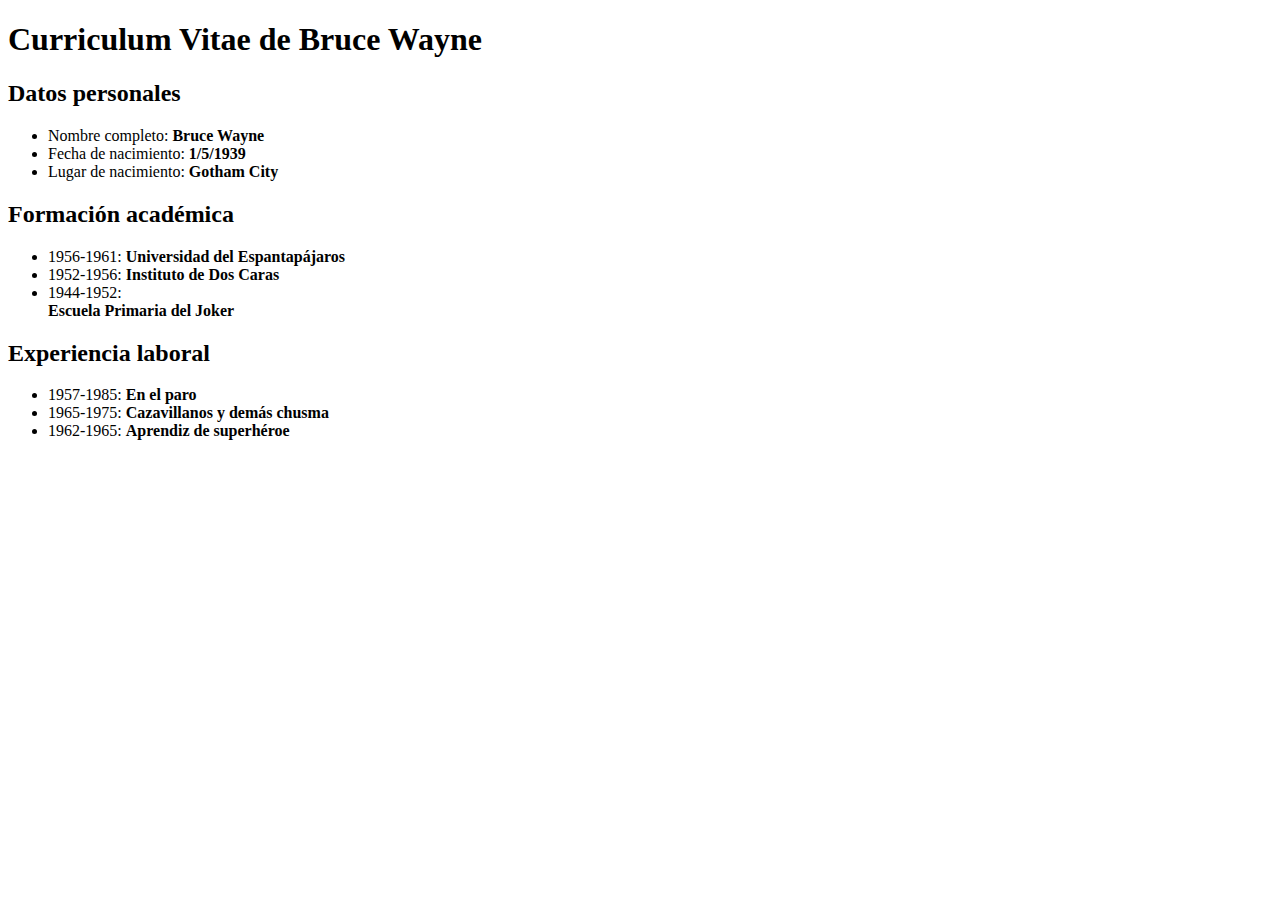
<file: Tarea 1/Curriculum/index.html>
<!DOCTYPE html>
<html lang="en">
<head>
    <meta charset="UTF-8">
    <meta http-equiv="X-UA-Compatible" content="IE=edge">
    <meta name="viewport" content="width=device-width, initial-scale=1.0">
    <title>Document</title>
</head>
<body>
    <div>
        <h1>Curriculum Vitae de Bruce Wayne</h1>
    
        <h2>
            Datos personales
        </h2>
        <ul>
            <li>Nombre completo: <strong>Bruce Wayne</strong></li>
            <li>Fecha de nacimiento: <strong>1/5/1939</strong></li>
            <li>Lugar de nacimiento: <strong>Gotham City</strong></li>
        </ul>
        <h2>
            Formación académica
        </h2>
        <ul>
            <li>1956-1961: <strong>Universidad del Espantapájaros</strong></li>
            <li>1952-1956: <strong>Instituto de Dos Caras</strong></li>
            <li>1944-1952:</li> <strong>Escuela Primaria del Joker</strong></ol>
        </ul>
        <h2>
            Experiencia laboral
        </h2>
        <ul>
            <li>1957-1985: <strong>En el paro</strong></li>
            <li>1965-1975: <strong>Cazavillanos y demás chusma</strong></li>
            <li>1962-1965: <strong>Aprendiz de superhéroe</strong></li>
        </ul>
    
    </div>
</body>
</html>
</file>
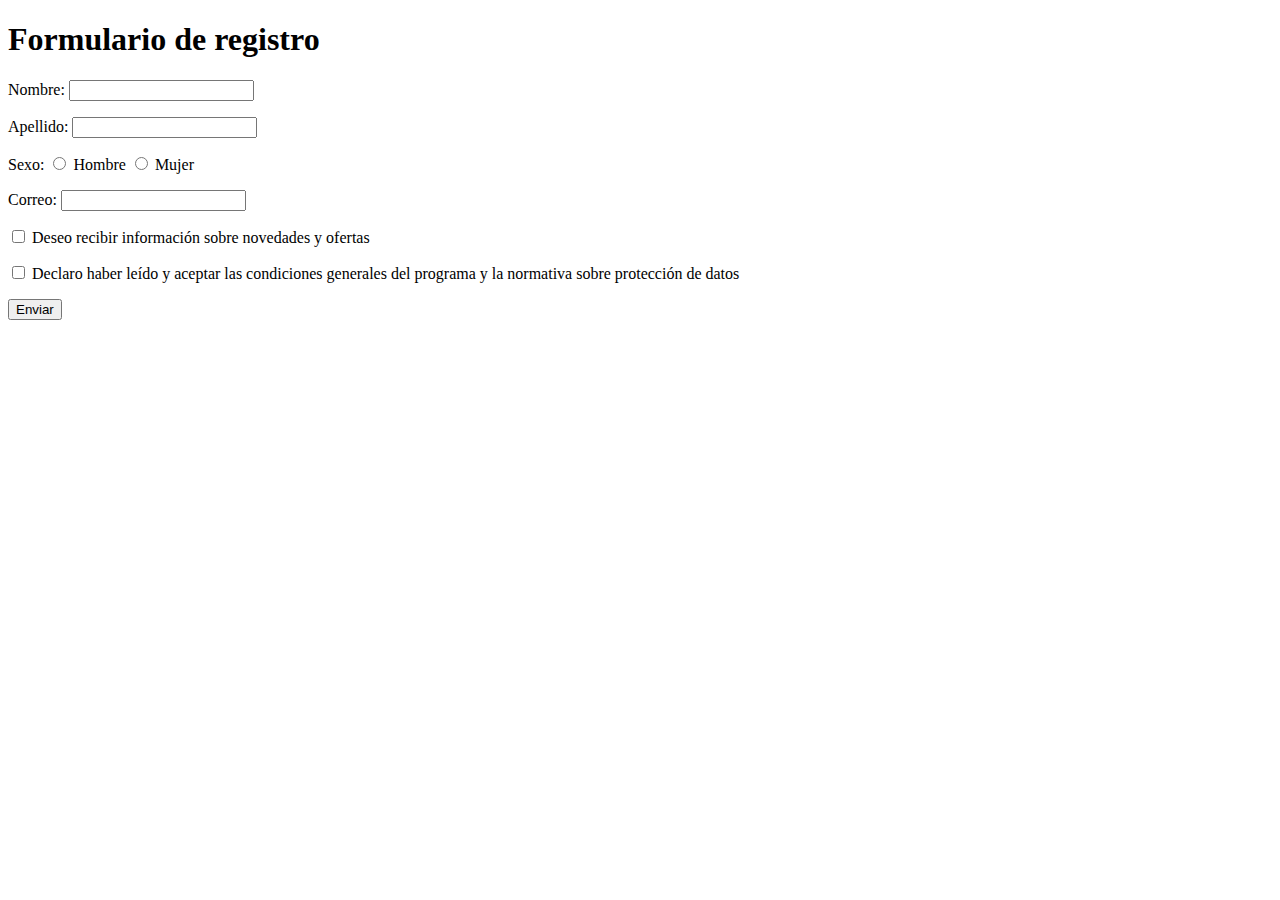
<file: Tarea 1/Form/index.html>
<!DOCTYPE html>
<html lang="en">
<head>
    <meta charset="UTF-8">
    <meta http-equiv="X-UA-Compatible" content="IE=edge">
    <meta name="viewport" content="width=device-width, initial-scale=1.0">
    <title>Document</title>
</head>
<body>
    <form>
        <h1>Formulario de registro</h1>
        <p>
            <label for="nombre">Nombre:</label>
            <input type="text" id="nombre" name="nombre">
        </p>
        <p>
            <label for="apellido">Apellido:</label>
            <input type="text" id="apellido" name="apellido">
        </p>
        <p>
            <label for="#">Sexo:</label>
            <input type="radio" id="hombre" name="hombre" value="hombre">
            <label for="hombre">Hombre</label>
            <input type="radio" id="mujer" name="mujer" value="mujer">
            <label for="mujer">Mujer</label>
        </p>
        <p>
            <label for="correo">Correo:</label>
            <input type="email" id="correo" name="correo">
        </p>
        <p>
            <input type="checkbox" id="info" name="info" value="info">
            <label for="info">Deseo recibir información sobre novedades y ofertas</label>
        </p>
        <p>
            <input type="checkbox" id="condiciones" name="condiciones" value="condiciones">
            <label for="condiciones">Declaro haber leído y aceptar las condiciones generales del programa y la normativa sobre protección de datos</label>
        </p>
        <input type="submit" value="Enviar">
    </form>
</body>
</html>
</file>
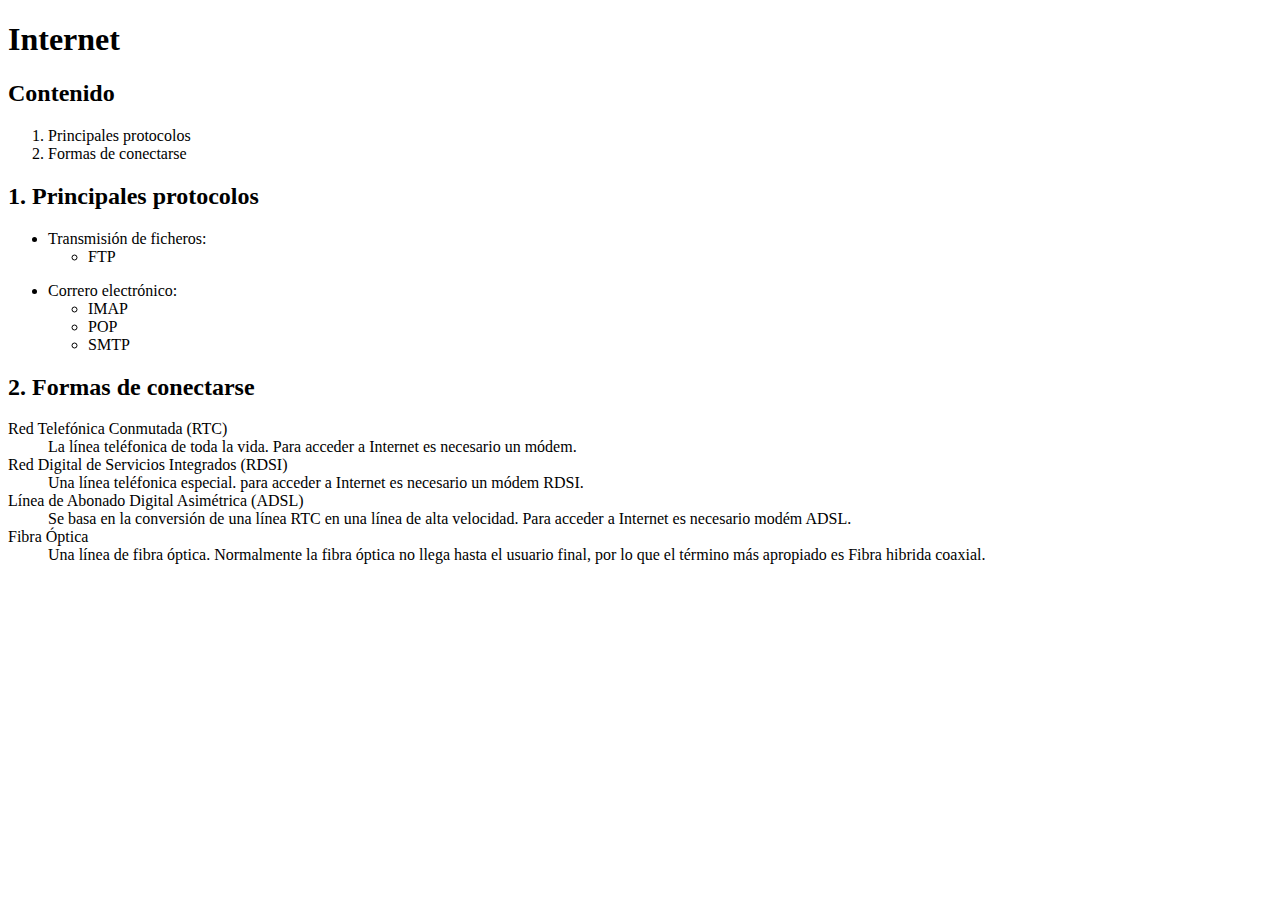
<file: Tarea 1/Listas anidadas/index.html>
<!DOCTYPE html>
<html lang="en">
<head>
    <meta charset="UTF-8">
    <meta http-equiv="X-UA-Compatible" content="IE=edge">
    <meta name="viewport" content="width=device-width, initial-scale=1.0">
    <title>Document</title>
</head>
<body>
    <div>
        <h1>Internet</h1>
    
        <h2>
            Contenido
        </h2>
        <ol>
            <li>Principales protocolos</li>
            <li>Formas de conectarse</li>
        </ol>
    </div>
    <div>
        <h2>
            1. Principales protocolos
        </h2>
        <ul>
            <li>
                Transmisión de ficheros:
            </li>
            <ul>
                <li>
                    FTP
                </li>
            </ul>
        </ul>
        <ul>
            <li>
                Correro electrónico:
            </li>
            <ul>
                <li>
                    IMAP
                </li>
                <li>
                    POP
                </li>
                <li>
                    SMTP
                </li>
            </ul>
        </ul>
        <h2>
            2. Formas de conectarse
        </h2>
        <dl>
            <dt>Red Telefónica Conmutada (RTC)</dt>
            <dd>
                La línea teléfonica de toda la vida. Para acceder a Internet es necesario un módem.
            </dd>
            <dt>Red Digital de Servicios Integrados (RDSI)</dt>
            <dd>
                Una línea teléfonica especial. para acceder a Internet es necesario un módem RDSI.
            </dd>
            <dt>Línea de Abonado Digital Asimétrica (ADSL)</dt>
            <dd>
                Se basa en la conversión de una línea RTC en una línea de alta velocidad. Para acceder a Internet es necesario modém ADSL.
            </dd>
            <dt>Fibra Óptica</dt>
            <dd>
                Una línea de fibra óptica. Normalmente la fibra óptica no llega hasta el usuario final,  por lo que el término más apropiado es Fibra hibrida coaxial.
            </dd>
        </dl>
    </div>
</body>
</html>
</file>
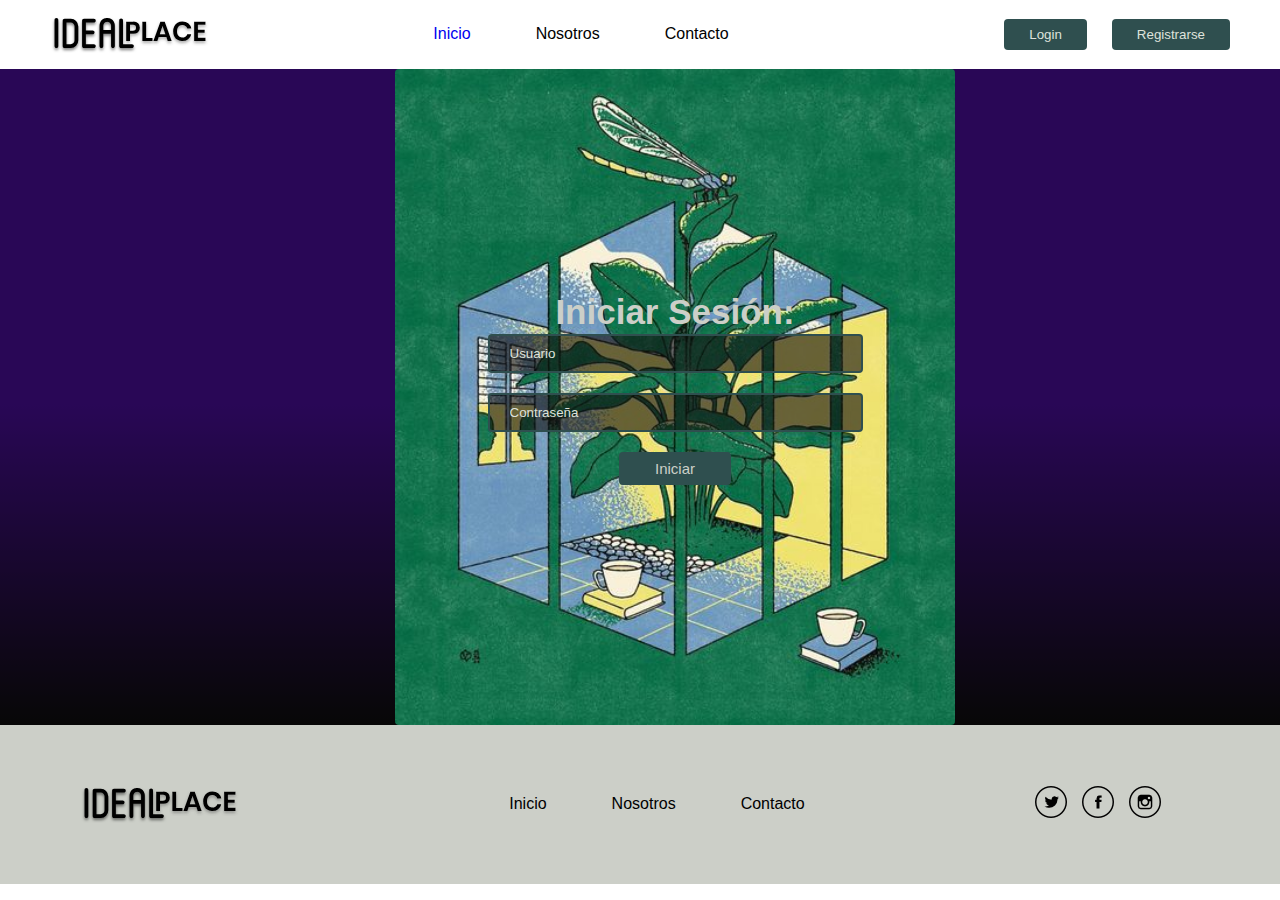
<file: Integrador/assets/paginas/login/index.html>
<!DOCTYPE html>
<html lang="en">
<head>
    <meta charset="UTF-8">
    <meta http-equiv="X-UA-Compatible" content="IE=edge">
    <meta name="viewport" content="width=device-width, initial-scale=1.0">
    <title>Document</title>
    <link rel="stylesheet" href="../../css/style.css">
</head>
<body>
    <header class="header">
        <div class="div-header">
            <div class="div-btn-header">
                <img src="../../imgs/logo.svg" alt="">
            </div>
            <div class="menu-header">
                <ul class="lista-menu">
                    <a href="/#sec-inicio"><li>Inicio</li></a>
                    <li>Nosotros</li>
                    <li>Contacto</li>
                </ul>
            </div>
            <div class="div-login">
                <button>Login</button>
                <button>Registrarse</button>
            </div>
            <div class="div1-menu-hamburguesa">
                <nav class="menu-hamburguesa">
                    <input type="checkbox" id="menu">
                    <label for="menu">
                        <div class="div-menu-hamburguesa"></div>
                        <div class="div-menu-hamburguesa"></div>
                        <div class="div-menu-hamburguesa"></div>
                    </label>
                    <ul>
                        <li>Link 1</li>
                        <li>Link 2</li>
                        <li>Link 3</li>
                        <li>Link 4</li>
                    </ul>
                </nav>
            </div>

        </div>
    </header>

    <section class="sec-contacto" id="sec-inicio">
        <div class="div-contacto">
            <div class="div-form">
                <h2>Iniciar Sesión:</h2>
                <form action="" autocomplete="off">
                    <div>
                        <label for="usuario">Usuario:</label>
                        <input autocomplete="off" id="usuario" type="text" name="usuario" placeholder="Usuario" autocomplete="off">
                    </div>
                    <div>
                        <label for="contraseña">Apellido:</label>
                        <input autocomplete="off" id="contraseña" type="password" name="contraseña" placeholder="Contraseña" autocomplete="off"> 
                    </div>
                    <div class="div-btn-form">
                        <input type="submit" value="Iniciar">
                    </div>
                </form>
            </div>
        </div>
    </section>

    <footer class="footer">
        <div class="div-footer">
            <div class="div-btn-footer">
                <img src="../../imgs/logo.svg" alt="">
            </div>
            <div class="menu-footer">
                <ul class="lista-menu-footer">
                    <li>Inicio</li>
                    <li>Nosotros</li>
                    <li>Contacto</li>
                </ul>
            </div>
            <div class="redes-footer">
                <a href="#" target="_blank"><img src="../../imgs/twitter.png" alt=""></a>
                <a href="#" target="_blank"><img src="../../imgs/facebook (1).png" alt=""></a>
                <a href="#" target="_blank"><img src="../../imgs/instagram.png" alt=""></a>
            </div>
        </div>

    </footer>
</body>
</html>
</file>
<file: Integrador/assets/css/style.css>
*{
    margin: 0;
    padding: 0;
    box-sizing: border-box;
    overflow-x: hidden;
    font-family: 'Poppins', sans-serif;
    text-decoration: none;
    overflow-x: hidden;
}
div, h1, h2, h3, h4, h5, p{
    overflow-y: hidden;
}
div{
    display: flex;
    flex-direction: column;
}

h1{
    font-size: 40px;
    font-weight: bold;
    line-height: 45px;
    color: var(--gris2);
}

h2{
    font-size: 35px;
    font-weight: bold;
    line-height: 45px;
    color: var(--gris2);
}

h4{
    font-size: 18px;
    font-weight: 400;
    line-height: 20px;
    color: var(--gris2);
}

:root{
    --verde: #2F4F4F;
    --violeta1: #450c90;
    --violeta2: #461A4B;
    --rosa1: #F2B8C4;
    --rosa2: #F899BF;
    --gris1: #DEE2DB;
    --gris2: #CCCFC8;
}

button, .div-form input[type="submit"]{
    padding: 8px 25px !important;
    border-radius: 4px;
    border: none;
    max-width:225px;
    background: #2F4F4F;
    color: #DEE2DB;
    transition: all .5s;
}

button:hover, .div-form input[type="submit"]:hover{
    background-color: var(--violeta1);
}

/**//* Header *//**/

.header {
    display:flex;
    justify-content: center;
    padding: 10px 50px;
    width: 100%;
}

.div-header{
    width:1250px;
    height:auto;
    display: flex;
    align-items: center;
    padding: 5px 0px;
    flex-direction: row;
}

.div-header .div-btn-header{
    width: 20%;
    display: flex;
}
.div-header .div-btn-header img{
    width: 160px;
}

.div-header .menu-header{
    display: flex;
    width:50%;
}
.lista-menu{
    width: 100%;
    display: flex;
    gap: 65px;
    justify-content: center;

}

.div-header .div-login{
    width:30%;
    display: flex;
    justify-content: end;
    gap:25px;
    flex-direction: row;
}


/**//* Portada *//**/
.portada{
    width:100%;
    display:flex;
    justify-content: center;
    background:#0d0c0c;
    flex-direction: row;
    position: relative;
    z-index:15;
    height: 600px;
}
.portada .div-portada{
    width: 1250px;
    display:flex;
    flex-direction: row;
    align-items: center;
}

.portada-txt, .div-imgs{
    width:50%;
    gap: 20px;
    padding: 20px 20px 20px 50px;
    z-index: 20;
}
.portada:after {
    content: "";
    position: absolute;
    width: 100%;
    height: 100%;
    background-color: #000;
    opacity: .4;
    z-index: 15;
}

.portada-img{
    width: 50%;
    display: flex;
    align-items: center;
    padding: 50px 20px;
}

.portada-img:before {
    content: '';
    position: absolute;
    width: 1000px;
    height: 100%;
    top: 0;
    left: 50%;
    background:url(../imgs/patron-bordado-flores-rosas_1284-53060.webp);
    z-index:5;
    border-radius: 20px;
}
.portada-img img{
    width: 75%;
    min-width: 300px;
    z-index:10;
}

.portada-txt h4{
    max-width: 420px;
}

.portada-txt button{
    margin-top:20px;
}

/* Sección imagenes */

.sec-imgs{
    width:100%;
    display:flex;
    justify-content: center;
    position:relative;
    background: rgb(13, 12, 12);
    background: -moz-linear-gradient(top, #0d0c0c 0%, #0d0c0c 40%, #460c92 100%);
    background: -webkit-gradient(left top, left bottom, color-stop(0%, #0d0c0c), color-stop(40%, #0d0c0c), color-stop(100%, #460c92));
    background: -webkit-linear-gradient(top, #0d0c0c 0%, #0d0c0c 40%, #460c92 100%);
    background: -o-linear-gradient(top, #0d0c0c 0%, #0d0c0c 40%, #460c92 100%);
    background: -ms-linear-gradient(top, #0d0c0c 0%, #0d0c0c 40%, #460c92 100%);
    background: linear-gradient(to bottom, #0d0c0c 0%, #0d0c0c 40%, #460c92 100%);
    filter: progid:DXImageTransform.Microsoft.gradient( startColorstr='#0d0c0c', endColorstr='#460c92', GradientType=0 );
}

.sec-imgs:after {
    content: "";
    position: absolute;
    width: 100%;
    height: 100%;
    background-color: #000;
    opacity: .4;
    z-index: 15;
}

.div-imgs{
    width: 1250px;
    display:flex;
    align-items: center;
    padding: 80px 30px 80px 100px;
}

.div-imgs h2 {
    margin-bottom: 50px;
}

.div-tarjetas {
    flex-wrap: wrap;
    flex-direction: row;
    gap: 3%;
    justify-content: center;
}

.tjs-info{
    align-items: center;
    max-width:auto;
    padding-bottom: 30px;
}


.tjs-info img{
    max-width:300px;
    border-radius: 4px;
}

.subtitulo-div-imgs {
    border: 2px solid var(--gris2);
    padding: 10px 45px;
    color: var(--rosa2);
}


/* Contacto */

.sec-contacto{
    width:100%;
    display:flex;
    justify-content: center;
    position:relative;
    background: #450c90;
    background: -moz-linear-gradient(top, #450c90 0%, #450c90 51%, #0d0c0c 100%);
    background: -webkit-gradient(left top, left bottom, color-stop(0%, #450c90), color-stop(51%, #450c90), color-stop(100%, #0d0c0c));
    background: -webkit-linear-gradient(top, #450c90 0%, #450c90 51%, #0d0c0c 100%);
    background: -o-linear-gradient(top, #450c90 0%, #450c90 51%, #0d0c0c 100%);
    background: -ms-linear-gradient(top, #450c90 0%, #450c90 51%, #0d0c0c 100%);
    background: linear-gradient(to bottom, #450c90 0%, #450c90 51%, #0d0c0c 100%);
    filter: progid:DXImageTransform.Microsoft.gradient( startColorstr='#450c90', endColorstr='#0d0c0c', GradientType=0 );
}

.sec-contacto:after {
    content: "";
    position: absolute;
    width: 100%;
    height: 100%;
    background-color: #000;
    opacity: .4;
    z-index: 15;
    flex-wrap: wrap;
}

.div-contacto{
    width: 1250px;
    display:flex;
    align-items: center;
    padding: 0px 30px 0px 100px;
    flex-direction: row;
    flex-wrap: wrap;
    justify-content: center;
    z-index: 20;
}

.div-redes{
    flex-direction: row;
    width:50%;
}

.div-form{
    width:50%;
    background: url("../imgs/bg-contacto.jpg") center no-repeat;
    background-size: cover;
    padding: 220px 30px;
    z-index: 20;
    border-radius: 4px;
    justify-content: center;
    align-items: center;
}
.div-form form{
    width: 75%;
}

.div-form label{
    display: none;
}

.div-form input::placeholder{
    color: var(--gris1);
}
.div-form input{
    background: rgba(13, 12, 12, 0.6);
    border-radius: 4px;
    height: auto;
    border: 2px solid var(--verde);
    margin-bottom: 20px;
    padding: 10px 20px;
    font-weight: 500;
}

.div-form input:focus-visible{
    outline: none;
}
.div-form input:focus{
    border: 2px solid var(--gris2);
    animation: animacion-txt .6s ease 1 normal forwards;
    -moz-animation: animacion-txt .6s ease 1 normal forwards;
    -webkit-animation: animacion-txt .6s ease 1 normal forwards;
    -o-animation: animacion-txt .6s ease 1 normal forwards; 
}

@keyframes  animacion-txt {
    from {background: rgba(13, 12, 12, 0.6);
    }
    to {background: rgba(69, 12, 144, 0.6);
    }

}

.div-btn-form{
    justify-content: center;
    align-items: center;
}

.div-form input[type="submit"]{
    color: var(--gris2);
    width:30%;
    background-color: var(--verde);
    height: auto;
    font-size: 15px;
}

.div-info-contacto h3{
    color: var(--gris2)
}
.div-info-contacto-mobile h3{
    color: var(--gris2)
}

.div-info-contacto h4{
    width:70%;
    margin-top: 25px;
    margin-bottom: 15px;
}
.div-info-contacto-mobile h4{
    width:70%;
    margin-top: 25px;
    margin-bottom: 15px;
}

.div-info-contacto .div-redes{
    gap:15px;
}
.div-info-contacto-mobile .div-redes{
    gap:15px;
}


.footer {
    display:flex;
    justify-content: center;
    padding: 10px 50px;
    width: 100%;
    background: var(--gris2);
}

.div-footer{
    width:1250px;
    height:auto;
    display: flex;
    align-items: center;
    padding: 50px 30px;
    flex-direction: row;
}

.div-footer .div-btn-footer{
    width: 35%;
    display: flex;
}
.div-footer .div-btn-footer img{
    width: 160px;
}

.div-footer .menu-footer{
    display: flex;
    width:100%;
}
.lista-menu-footer{
    width: 100%;
    display: flex;
    gap: 65px;
    justify-content: center;

}

.redes-footer{
    flex-direction: row;
    align-items: center;
    justify-content: center;
    gap:15px;
    width:30%;
}

@media (max-width: 768px){
    .portada{
        height: auto;
    }

    .div-portada{
        flex-direction: column !important;
        background: url("../imgs/bg-mobile-portada.jpg") center no-repeat;
        background-size: cover;
    }
    .portada-txt{
        padding: 150px 30px;
        width:100%;
        align-items: center;
    }
    .portada-img{
        width: 100%;
        display:none;
    }
    .portada-img:before{
        width:0;
    }
    .portada-txt h4{
        max-width: 100%;
        text-align: center;
    }
    .portada-txt h1{
        text-align: center;
    }


    .div-imgs{
        padding: 80px 30px 80px 30px;
    }

    .subtitulo-div-imgs h5{
        text-align: center;
    }
    .div-form{
        width:100% !important;
        padding: 120px 30px;
    }
    .div-form h2{
        margin-bottom: 30px;
        text-align:center;
    }
    .div-form h3{
        margin-bottom: 10px;
        text-align:center;
        color: #0d0c0c;
    }
    .div-form h4{
        margin-bottom: 30px;
        text-align:center;
        color: #0d0c0c;
    }
    .div-contacto{
        padding: 0px;
    }

    .div-info-contacto{
        display:none;
    }

    .div-redes{
        justify-content: center;
        flex-wrap: wrap;
    }

    .div-redes img{
        width:100%;
        min-width:24px;
    }

    .div-info-contacto-mobile{
        margin-top: 50px;
        align-items: center;
        background-color: rgb(255,255,255,.3);
        padding: 30px;
        width:75%
    }

    .subtitulo-div-imgs{
        width: 75%;
    }

}

@media(min-width: 1024px) {
    .div-info-contacto-mobile, .div1-menu-hamburguesa{
        display: none;
    }
    
}
@media(max-width: 1024px) {
    .div-footer{
        padding: 50px 30px;
        flex-direction: column;
        align-items: center;
        justify-content: center;
    }

    .div-footer .div-btn-footer{
        width:100%;
        align-items:center;
    }

    .lista-menu-footer{
        margin-top:40px;
        margin-bottom:40px;
    }
    .redes-footer{
        width:100%;
    }
    .redes-footer img{
        min-width:100%;
    }

    .lista-menu-footer{
        flex-direction: column;
        align-items: center;
        gap: 15px;
    }

    .menu-hamburguesa ul{
        display: none;
    }

    .menu-hamburguesa input:checked  ~ ul{
        display:block;
        position: absolute;
        z-index: 25;
    }
    
    .menu-hamburguesa input {
        display: none;
    }

    .menu-hamburguesa label {
        box-sizing: border-box;
        display: inline-block;
        border: 1px solid black;
        border-radius: 5px;
        width: 30px;
        height: 30px;
        line-height: 30px;
        font-weight: bold;
        text-align: center;
        user-select: none;
    }
    
    
    .menu-hamburguesa input:checked ~ label {
        background: lightgrey; 
    }
    
    .menu-hamburguesa ul{
        margin-top:0;
        padding: 0;
        width: 200px;
    
    }
    
    
    .menu-hamburguesa  li {
        display: block;
        background: lightgrey;
        margin: 0;
        padding: 10px;
        list-style: none;
        border-bottom: 1px solid grey;
    }

    .menu-header, .div-login{
        display: none !important;
    }

    .div1-menu-hamburguesa {
        width: 80%;
        align-items: end;
        position: relative;
    }

    .div-menu-hamburguesa{
        width:90%;
        height:3px;
        background: #000;
        border-radius: 10px;
    }

    .menu-hamburguesa{
        padding:5px;
        flex-direction: column;
        gap:2px;
        position: relative;
    }
    

    .menu-hamburguesa label {
        padding: 5px;
        display: flex;
        flex-direction: column;
        justify-content: space-between;
    }
}

@media (min-width: 768px) and (max-width: 1024px) {
    .div-form{
        width:100% !important;
        padding: 120px 30px;
    }
    .div-form h2{
        margin-bottom: 30px;
        text-align:center;
    }
    .div-form h3{
        margin-bottom: 10px;
        text-align:center;
        color: #0d0c0c;
    }
    .div-form h4{
        margin-bottom: 30px;
        text-align:center;
        color: #0d0c0c;
    }
    .div-contacto{
        padding: 0px;
    }

    .div-info-contacto{
        display:none;
    }

    .div-redes{
        justify-content: center;
        flex-wrap: wrap;
    }

    .div-redes img{
        width:100%;
        min-width:24px;
    }

    .div-info-contacto-mobile{
        margin-top: 50px;
        align-items: center;
        background-color: rgb(255,255,255,.3);
        padding: 30px;
        width:75%
    }

    .subtitulo-div-imgs{
        width: 75%;
    }
}
</file>
<file: Tarea 3/style.css>
*{
    margin: 0;
    padding: 0;
    box-sizing: border-box;
    overflow-x: hidden;
    font-family: 'Poppins', sans-serif;
}

.seccion-1{
    display: flex;
    flex-wrap: wrap;
    flex-direction: row;
    width: 100%;
    height: 60vh;
}

.div-texto {
    width: 50%;
    height: auto;
    background-color: #090910;
    padding: 4em 4em;
    display: flex;
    flex-direction: column;
    justify-content: center;
}

.div-img {
    width: 50%;
    height: auto;
    text-align: center;
    padding: 4em 2em;
    background-color: #f1f1f1;
    display: flex;
    flex-direction: column;
    justify-content: center;
    align-items: center;
}

.div-img img {
    width: 20em;
}

.titulo-hero {
    font-size: 36px;
    font-weight: bold;
    color: #EE5007;
}

.p-hero {
    color: #f1f1f1;
    font-weight: 500;
    font-size: 16px;
    margin: 2em auto;
    max-width: 40em;
}

.div-texto button {
    padding: 8px 30px;
    border-radius: 50px;
    font-weight: 600;
    text-transform: uppercase;
    border: 2px solid;
    cursor: pointer;
}

.btn-1 {
    background-color: #F0A500;
    color: #f1f1f1;
    margin-right: 1em;
    border-color: #F0A500 !important;
}

.btn-2 {
    background-color: rgba(255, 255, 255, 0);
    color: #F0A500;
    border-color: #F0A500 !important;
}

.btn-2:hover, .btn-1:hover{
    background-color: #EE5007;
    color: #f1f1f1;
    border-color: #EE5007 !important;
    transition: all .6s;
}
.div-principal-sec2{
    display: flex;
    justify-content: center;
    height: 40vh;
    align-items: center;
    background-color: #541212;
    align-items: center;
}
.div-principal-sec2 p{
    max-width: 50%;
    text-align: center;
    color: #f1f1f1;
    font-weight: 400;
    font-size: 18px;
}

.img-logo-mob{
    display: none;
}

@media(max-width:420px) {
    .btn-1, .btn-2{
        width: 100%;
    }
}

@media(max-width:1024px) {
    .seccion-1{
        height: auto;
    }
    .div-texto {
        padding: 4em 2em;
        width: 100%;
        align-items: center;
    }
    .titulo-hero {
        font-size: 28px;
        max-width: 30em;
        text-align: center;
    }
    .p-hero {
        font-size: 15px;
        margin: 1em 0;
        padding: 0;
        max-width: 30em;
        text-align: center;
    }
    .div-img{
        display: none;
    }
    .img-logo-mob{
        display: block;
        width: 14em;
        margin-bottom: 3em;
    }
    .btn-1 {
        margin: 1.2em 1em 1em 0;
    }

    .div-principal-sec2{
        height: auto;
        padding: 4em 2em;
    }

    .div-principal-sec2 p{
        max-width: none;
        font-size: 16px;
    }
    button{
        font-size: 14px;
    }

}
@media (max-width:768px){
    .titulo-hero {
        font-size: 24px;
    }
    .p-hero {
        font-size: 12px;
    }

    .div-principal-sec2 p{
        font-size: 15px;
    }
    .btn-1, .btn-2{
        font-size: 12px;
        padding: 6px 20px !important;
    }
    .img-logo-mob{
        width: 8em;
    }
}
</file>
<file: Tarea 4/style.css>
*{
    margin: 0;
    padding: 0;
    box-sizing: border-box;
    overflow-x: hidden;
    font-family: 'Poppins', sans-serif;
    text-decoration: none;
}
div, section {
    overflow: hidden;
}


h2 {
    font-size: 30px;
    color: #090910;
    font-weight: bold;
}


/* Header */
.header{
    display: flex;
    align-items: center;
    align-content: center;
    justify-content: space-between;
    width:100%;
    height:80px;
    background-color: #f1f1f1;
    padding: 0px 80px;
    border-bottom: 1px solid rgba(230, 243, 155, 0.8);
}
.logo{
    width: 30%;
    height: auto;
    display: flex;
    align-items: center;
}
.logo img{
    width:70px;
    height: auto;
    cursor: pointer;
}

.lista{
    display:flex;
    gap: 6em;
    list-style: none;
}

.lista a{
    font-size: 16px;
    font-weight: 600;
    color: #000;
    border-bottom: 2px solid rgba(255, 255, 255, 0);
}
.lista li{
    height: 30px;
    width: auto;
}

.lista a:hover{
    transition: all .5s;
    color: #EE5007;
    border-bottom: 2px solid #EE5007;
}

/* Fin Header */


/* Seccion 1 */

.seccion-1, .seccion-2, .seccion-3, .seccion-4{
    display: flex;
    flex-wrap: wrap;
    flex-direction: row;
    width: 100%;
    padding: 2em 5em 2em;
}
.seccion-1 {
    background-color: #090910;
}
.seccion-2 {
    background-color: #541212;
}
.seccion-3, .seccion-4 {
    background-color: #f1f1f1;
}

.div-texto {
    width: 50%;
    height: auto;
    padding: 4em 4em;
    display: flex;
    flex-direction: column;
    justify-content: center;
}

.div-img {
    width: 50%;
    height: auto;
    text-align: center;
    padding: 4em 2em;
    display: flex;
    flex-direction: column;
    justify-content: center;
    align-items: center;
}

.div-img img {
    width: 20em;
}

.titulo-hero {
    font-size: 36px;
    font-weight: bold;
    color: #EE5007;
}

.p-hero {
    color: #f1f1f1;
    font-weight: 500;
    font-size: 16px;
    margin: 2em auto;
    max-width: 40em;
}

.div-texto button {
    padding: 8px 30px;
    border-radius: 50px;
    font-weight: 600;
    text-transform: uppercase;
    border: 2px solid;
    cursor: pointer;
}

.btn-1 {
    background-color: #F0A500;
    color: #f1f1f1;
    margin-right: 1em;
    border-color: #F0A500 !important;
}

.btn-2 {
    background-color: rgba(255, 255, 255, 0);
    color: #F0A500;
    border-color: #F0A500 !important;
}

.btn-2:hover, .btn-1:hover{
    background-color: #EE5007;
    color: #f1f1f1;
    border-color: #EE5007 !important;
    transition: all .6s;
}
.div-principal-sec2{
    display: flex;
    justify-content: center;
    height: 40vh;
    align-items: center;
    align-items: center;
}
.div-principal-sec2 p{
    max-width: 50%;
    text-align: center;
    color: #f1f1f1;
    font-weight: 400;
    font-size: 18px;
}

.img-logo-mob{
    display: none;
}

/* Fin seccion 1 */

/* Seccion 2 */

.div1-sec3, .div1-sec4 {
    display: flex;
    width: 100%;
    height: auto;
    flex-direction: column;
    align-items: center;
    gap: 1.2em;
}
.div2-sec3, .div2-sec4 {
    display: flex;
    width: 100%;
    flex-direction: row;
    align-items: center;
    padding: 4em 4em;
    gap: 4em;
    margin-top: 1em;
}
.div2-sec4{
    gap: 2em;
}
.tarjetas, .tarjetas-sec4{
    display: flex;
    flex-direction: column;
    align-items: center;
    padding: 3em 3em;
    gap: 1.5em;
    border: solid 1px #EE5007;
    border-radius: 6px;
}
.tarjetas-sec4{
    width: 25%;
    padding: 3em 1.5em;
}
.tarjetas:hover{
    transition: all .5s;
    background-color: #EE5007;
}
.tarjetas:hover p, .tarjetas:hover h3{
    color: #fff;
    transition: all .5s;
}
.tarjetas img {
    width: 5em;
    height: 5em;
}
.tarjetas p, .tarjetas h3, .tarjetas-sec4 h3, .tarjetas-sec4 p{
    text-align: center;
    color: #090910;
}
.tarjetas-sec4 p {
    min-height: 6.4em;
}

/* Seccion 4 */

.circulo {
    display: flex;
    align-items: center;
    justify-content: center;
    width: 60px;
    height: 60px;
    background-color: #090910;
    border-radius: 100px;
}
.circulo h2{
    color:#F0A500;

}

h1 {
    font-size: 36px;
    font-weight: bold;

}

@media(max-width:420px) {
    .btn-1, .btn-2{
        width: 100%;
    }
}

@media(max-width:1024px) {
    .seccion-1{
        height: auto;
    }
    .div-texto {
        padding: 4em 2em;
        width: 100%;
        align-items: center;
    }
    .titulo-hero {
        font-size: 28px;
        max-width: 30em;
        text-align: center;
    }
    .p-hero {
        font-size: 15px;
        margin: 1em 0;
        padding: 0;
        max-width: 30em;
        text-align: center;
    }
    .div-img{
        display: none;
    }
    .img-logo-mob{
        display: block;
        width: 14em;
        margin-bottom: 3em;
    }
    .btn-1 {
        margin: 1.2em 1em 1em 0;
    }



    .div-principal-sec2{
        height: auto;
        padding: 4em 2em;
    }

    .div-principal-sec2 p{
        max-width: none;
        font-size: 16px;
    }
    button{
        font-size: 14px;
    }

    .div2-sec4 {
        flex-wrap: wrap;
        justify-content: center;

    }

    .tarjetas-sec4 {
        width: 46%;
        
    }

}
@media (max-width:768px){
    .titulo-hero {
        font-size: 24px;
    }
    .p-hero {
        font-size: 12px;
    }

    .div-principal-sec2 p{
        font-size: 15px;
    }
    .btn-1, .btn-2{
        font-size: 12px;
        padding: 6px 20px !important;
    }
    .img-logo-mob{
        width: 8em;
    }
}
</file>
<file: Tarea 5/style.css>
*{
    margin: 0;
    padding: 0;
    box-sizing: border-box;
    overflow-x: hidden;
    font-family: 'Poppins', sans-serif;
    text-decoration: none;
}

div, section {
    overflow: hidden;
}


h2 {
    font-size: 30px;
    color: #090910;
    font-weight: bold;
}


/* Header */
.header{
    display: flex;
    align-items: center;
    align-content: center;
    justify-content: space-between;
    width:100%;
    height:80px;
    background-color: #f1f1f1;
    padding: 0px 80px;
    border-bottom: 1px solid rgba(230, 243, 155, 0.8);
}
.logo{
    width: 30%;
    height: auto;
    display: flex;
    align-items: center;
}
.logo img{
    width:70px;
    min-width: 70px;
    height: auto;
    cursor: pointer;
}

.lista{
    display:flex;
    gap: 6em;
    list-style: none;
}

.lista a{
    font-size: 16px;
    font-weight: 600;
    color: #000;
    border-bottom: 2px solid rgba(255, 255, 255, 0);
}
.lista li{
    height: 30px;
    width: auto;
}

.lista a:hover{
    transition: all .5s;
    color: #EE5007;
    border-bottom: 2px solid #EE5007;
}

/* Fin Header */


/* Seccion 1 */

.seccion-1, .seccion-2, .seccion-3, .seccion-4, .seccion-5{
    display: flex;
    flex-wrap: wrap;
    flex-direction: row;
    width: 100%;
    padding: 2em 5em 2em;
}
.seccion-1 {
    background-color: #090910;
}
/*.seccion-2 {
    background-color: #541212;
}*/
.seccion-2, .seccion-3, .seccion-4, .seccion-6, .seccion-5 {
    background-color: #f1f1f1;
}

.div-texto {
    width: 50%;
    height: auto;
    padding: 4em 4em;
    display: flex;
    flex-direction: column;
    justify-content: center;
}

.div-img {
    width: 50%;
    height: auto;
    text-align: center;
    padding: 4em 2em;
    display: flex;
    flex-direction: column;
    justify-content: center;
    align-items: center;
}

.div-img img {
    width: 20em;
}

.titulo-hero {
    font-size: 36px;
    font-weight: bold;
    color: #EE5007;
}

.p-hero {
    color: #f1f1f1;
    font-weight: 500;
    font-size: 16px;
    margin: 2em auto;
    max-width: 40em;
}

.div-texto button {
    padding: 8px 30px;
    border-radius: 50px;
    font-weight: 600;
    text-transform: uppercase;
    border: 2px solid;
    cursor: pointer;
}

.btn-1 {
    background-color: #F0A500;
    color: #f1f1f1;
    margin-right: 1em;
    border-color: #F0A500 !important;
}

.btn-2 {
    background-color: rgba(255, 255, 255, 0);
    color: #F0A500;
    border-color: #F0A500 !important;
}

.btn-2:hover, .btn-1:hover{
    background-color: #EE5007;
    color: #f1f1f1;
    border-color: #EE5007 !important;
    transition: all .6s;
}
.div-principal-sec2{
    display: flex;
    justify-content: center;
    height: 40vh;
    align-items: center;
    align-items: center;
}
.div-principal-sec2 p{
    max-width: 50%;
    text-align: center;
    color: #090910;
    font-weight: 400;
    font-size: 18px;
}

.img-logo-mob{
    display: none;
}

/* Fin seccion 1 */

/* Seccion 2 */

.div1-sec3, .div1-sec4 {
    display: flex;
    width: 100%;
    height: auto;
    flex-direction: column;
    align-items: center;
    gap: 1.2em;
}
.div2-sec3, .div2-sec4 {
    display: flex;
    width: 100%;
    flex-direction: row;
    align-items: center;
    padding: 4em 4em;
    gap: 2em;
    margin-top: 1em;
}

.div2-sec4{
    gap: 2em;
}
.tarjetas, .tarjetas-sec4{
    display: flex;
    flex-direction: column;
    align-items: center;
    padding: 3em 3em;
    gap: 1.5em;
    border: solid 1px #EE5007;
    border-radius: 6px;
}
.tarjetas-sec4{
    width: 25%;
    padding: 3em 1.5em;
}
.tarjetas:hover{
    transition: all .5s;
    background-color: #EE5007;
}
.tarjetas:hover p, .tarjetas:hover h3{
    color: #fff;
    transition: all .5s;
}
.tarjetas img {
    width: 5em;
    height: 5em;
}
.tarjetas p, .tarjetas h3, .tarjetas-sec4 h3, .tarjetas-sec4 p{
    text-align: center;
    color: #090910;
}
.tarjetas-sec4 p {
    min-height: 6.4em;
}

.div1-sec3 p, .div1-sec4 p {
    text-align: center;
}

.div2-sec3 {
    display: flex;
    flex-direction: row;
}

/* Seccion 4 */

.circulo {
    display: flex;
    align-items: center;
    justify-content: center;
    width: 60px;
    height: 60px;
    background-color: #090910;
    border-radius: 100px;
}
.circulo h2{
    color:#F0A500;

}

h1 {
    font-size: 36px;
    font-weight: bold;

}

.div1-sec5 {
    width: 100vw;
    height: auto;
    display: flex;
    flex-direction: column;
    justify-content: center;
    align-items: center;
    padding: 4em 0px 8em 0px;
}

.div1-sec5 p{
    padding: 2em 0px 3em 0px;
}

.div-imgs-sec5 {
    width: 100%;
    display: flex;
    flex-direction: row;
    align-items: center;
    justify-content: center;
    gap: 5em;
    flex-wrap: wrap;
}

.div-imgs-sec5 img {
    width: 10em;
    min-width: 3.5em;
}


.seccion-6 {
    display: flex;
    flex-direction: row;
    width: 100vw;
    height: auto;
    padding: 0em 0em 0em 8.8em;
    align-items: stretch;
    background-color: #F0A500;
}

.div1-sec6{
    position: relative;
    width: 100%;
    display: flex;
    flex-direction: column;
    justify-content: center;
    animation: animacion-txt 1.5s ease 0.5s 1 normal;
    -moz-animation: animacion-txt 1.5s ease 0.5s 1 normal;
    -webkit-animation: animacion-txt 1.5s ease 0.5s 1 normal;
    -o-animation: animacion-txt 1.5s ease 0.5s 1 normal;
}

@keyframes  animacion-txt {
    from {bottom: -1000px;}
    to {bottom: 0px;}

}

.div1-sec6 h2{
    width: 100%;
}

.info-contacto {
    display: flex;
    flex-direction: column;
    gap: 15px;
}
.divs-info {
    display: flex;
    flex-direction: row;
    padding-left: 10px;
    gap: 15px;
    align-items: center;
}
.divs-info img, .div-redes img{
    width: 32px;
    height: 32px;
}

.div-redes{
    display: flex;
    flex-direction: row;
    gap: 1.2em;
    margin-top: 30px;
    height: 50px;
    align-items: center;
}
.div-redes a:nth-child(1){
    position: relative;
    animation: animacion-redes 1s ease-in-out 0.5s infinite alternate;
    -moz-animation: animacion-redes 1s ease-in-out 0.5s infinite  alternate;
    -webkit-animation: animacion-redes 1s ease-in-out 0.5s infinite  alternate;
    -o-animation: animacion-redes 1s ease-in-out 0.5s infinite  alternate;
}
.div-redes a:nth-child(2){
    position: relative;
    animation: animacion-redes 1s ease-in-out 0.25s infinite alternate;
    -moz-animation: animacion-redes 1s ease-in-out 0.25s infinite  alternate;
    -webkit-animation: animacion-redes 1s ease-in-out 0.25s infinite  alternate;
    -o-animation: animacion-redes 1s ease-in-out 0.25s infinite  alternate;
}
.div-redes a:nth-child(3){
    position: relative;
    animation: animacion-redes 1s ease-in-out 0.75s infinite alternate;
    -moz-animation: animacion-redes 1s ease-in-out 0.75s infinite  alternate;
    -webkit-animation: animacion-redes 1s ease-in-out 0.75s infinite  alternate;
    -o-animation: animacion-redes 1s ease-in-out 0.75s infinite  alternate;
}
@keyframes  animacion-redes {
    from {
        transform: translate(0, -4px);
    }
    to {
        transform: translate(0, 4px);
    }
}

.tarjeta-contacto{
    display: flex;
    flex-direction: column;
    width: 15em;
    gap: 30px;
    padding: 2em 1em;
}
.tarjeta-contacto p{
    font-size: 14px;
}

.contacto1-sec5{
    width: 100%;
    height: auto;
    display: flex;
    flex-direction: row;
    gap: 2em;
}

.div2-sec6 {
    height: auto;
    width: 100%;
}

.div2-sec6 img{
    display: block;
    position: relative;
    width: 100%;
    height: 680px;
    margin-bottom: -10px;
    animation: animacion-img 1.2s ease 0.5s 1 normal running;
    -moz-animation: animacion-img 1.2s ease 0.5s 1 normal running;
    -webkit-animation: animacion-img 1.2s ease 0.5s 1 normal running;
    -o-animation: animacion-img 1.2s ease 0.5s 1 normal running;
}

@keyframes  animacion-img {
    from {right: -2000px;}
    to {right: 0px;}
}


@media(max-width:420px) {
    .btn-1, .btn-2{
        width: 100%;
    }
}

@media(max-width:1024px) {
    .seccion-1{
        height: auto;
    }
    .div-texto {
        padding: 4em 2em;
        width: 100%;
        align-items: center;
    }
    .titulo-hero {
        font-size: 28px;
        max-width: 30em;
        text-align: center;
    }
    .p-hero {
        font-size: 15px;
        margin: 1em 0;
        padding: 0;
        max-width: 30em;
        text-align: center;
    }
    .div-img{
        display: none;
    }
    .img-logo-mob{
        display: block;
        width: 14em;
        margin-bottom: 3em;
    }
    .btn-1 {
        margin: 1.2em 1em 1em 0;
    }



    .div-principal-sec2{
        height: auto;
        padding: 4em 2em;
    }

    .div-principal-sec2 p{
        max-width: none;
        font-size: 16px;
    }
    button{
        font-size: 14px;
    }

    .div2-sec4 {
        flex-wrap: wrap;
        justify-content: center;

    }

    .tarjetas-sec4 {
        width: 46%;
        
    }

    .div2-sec3 {
        flex-direction: row;
        flex-wrap: wrap;
        justify-content: center;
    }
    .tarjetas {
        width: 45%;
        min-width:15em;
    }

    .tarjetas-sec4 {
        width: 45%;
        min-width:15em;
    }

    .div-redes a:nth-child(1), .div-redes a:nth-child(2), .div-redes a:nth-child(3){
        animation: none;
    }

    .seccion-6 {
        flex-direction: column-reverse;
        padding:2em 4em;
    }

    .seccion-5, .seccion-4, .seccion-3, .seccion-2, .seccion-1{
        padding:2em 2em;   
    }
    .div2-sec6 img{
        display: none;
    }

    .contacto1-sec5, .div-redes {
        justify-content: center;
        flex-wrap: wrap;
    }
    .div1-sec6 h1, .tarjeta-contacto h3, .seccion-5 h2, .seccion-5 p {
        text-align: center;
    }
    .tarjeta-contacto h3 {
        margin-left: 0px;
    }

    .header {
        padding: 0 2em;
    }
    .lista {
        gap: 1.5em;

    }
    .lista li{
        font-size: 1.5em;
        overflow: hidden;
    }

    .header a{
        font-size: 14px;
        width: auto;
    }

    

}
@media (max-width:768px){
    .titulo-hero {
        font-size: 24px;
    }
    .p-hero {
        font-size: 12px;
    }

    .div-principal-sec2 p{
        font-size: 15px;
    }
    .btn-1, .btn-2{
        font-size: 12px;
        padding: 6px 20px !important;
    }
    .img-logo-mob{
        width: 8em;
    }
    .seccion-2{
        padding: 2em;
    }

}

@media (max-width:816px){
    .tarjetas, .tarjetas-sec4 {
        width: 80%;
    }
}
</file>
